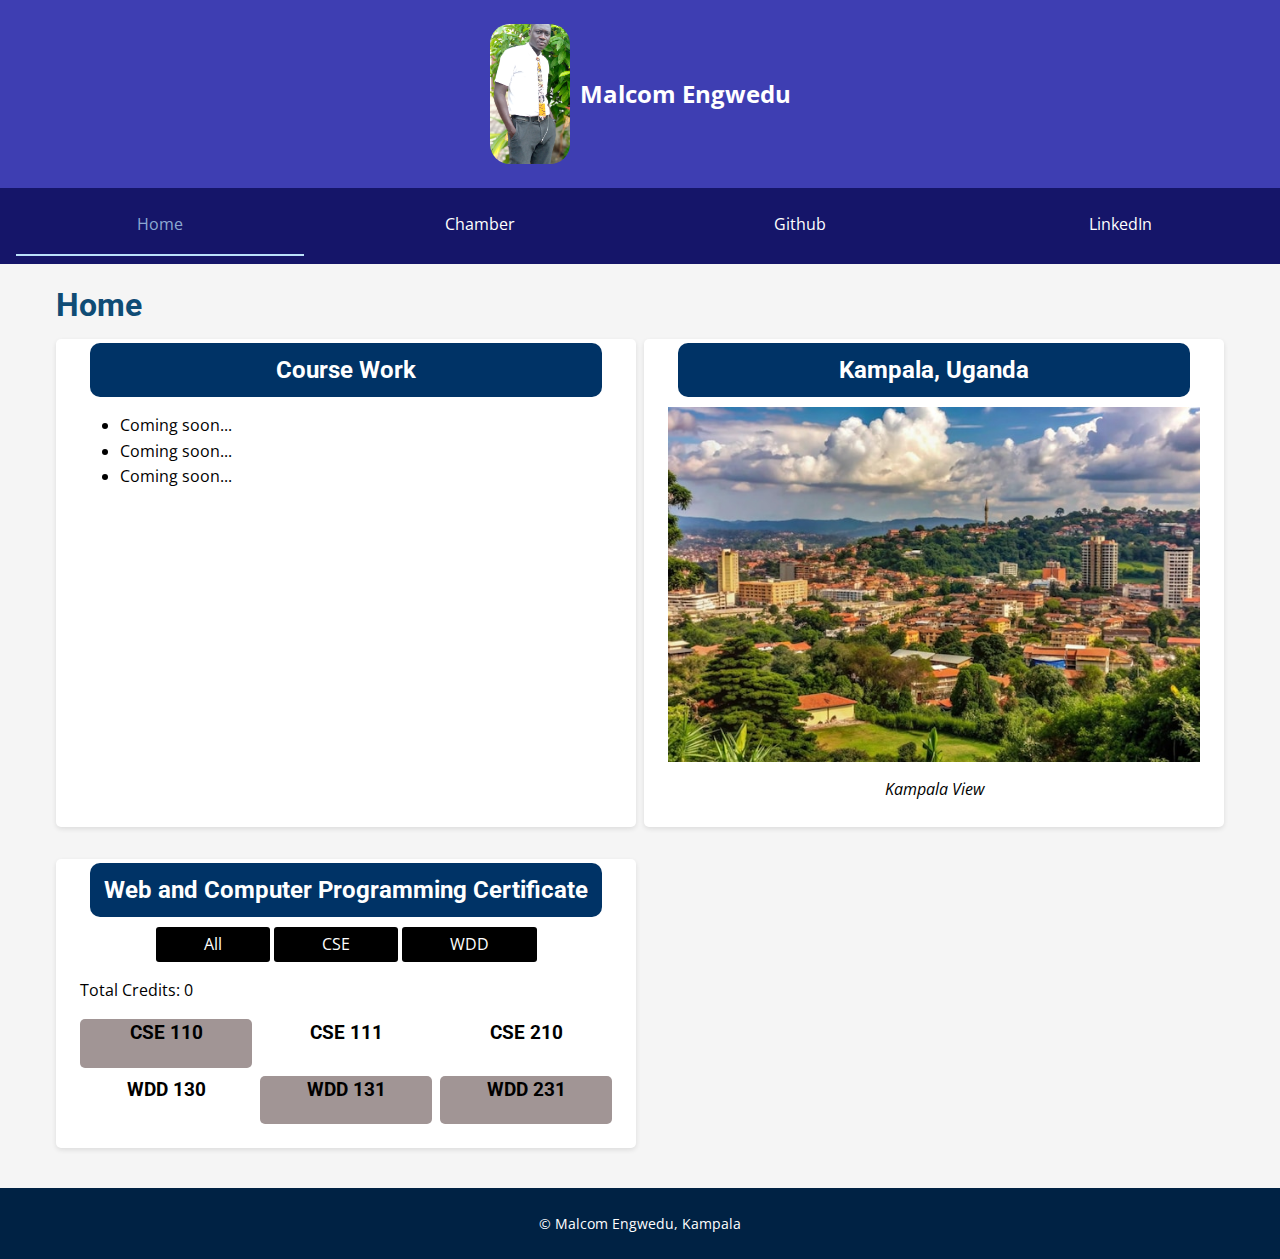
<file: index.html>
<!DOCTYPE html>
<html lang="en">
<head>
    <meta charset="UTF-8">
    <meta name="viewport" content="width=device-width, initial-scale=1.0">
    <meta name="author" content="Your Name">
    <title>WDD231 Homepage</title>

    <link rel="stylesheet" href="styles/normalize.css">
    <link rel="stylesheet" href="styles/small.css">
    <link rel="stylesheet" href="styles/larger.css">

    <link rel="preconnect" href="https://fonts.googleapis.com">
    <link rel="preconnect" href="https://fonts.gstatic.com" crossorigin="">
    <link href="https://fonts.googleapis.com/css2?family=Open+Sans:wght@400;700&family=Roboto:wght@400;700&display=swap" rel="stylesheet">
    
    <script src="scripts/navigation.js" defer></script>
    <script src="scripts/date.js" defer></script>
    <script src="scripts/course.js" defer></script>
</head>
<body>
    <header>
       <img src="images/IMG_20201130_165137_284.jpg" alt="profile picture">
       <span>Malcom Engwedu</span> 
       <button id="menu-button" aria-label="Navigation Menu">☰</button>
    </header>
    <nav>
        <ul id="primary-nav">
            <li><a href="index.html" class="active">Home</a></li>
            <li><a href="#">Chamber</a></li>
            <li><a href="https://github.com/Emalcom/wdd231.git">Github</a></li>
            <li><a href="https://www.linkedin.com/in/engwedu-malcom-a6221a212?utm_source=share&utm_campaign=share_via&utm_content=profile&utm_medium=android_app" target="_blank">LinkedIn</a></li>
        </ul>
    </nav>

    <main>
        <h1>Home</h1>

        <section class="coursework">
            <h2>Course Work</h2>
            <ul>
                <li>Coming soon...</li>
                <li>Coming soon...</li>
                <li>Coming soon...</li>
            </ul>
        </section>

        <section class="location">
            <h2>Kampala, Uganda</h2>
            <figure>
                <img src="images/landscape-view-kampala-uganda_1028938-232806.jpg" alt="view of Kampala">
                <figcaption>Kampala View</figcaption>
            </figure>
        </section>

        <section>
            <h2>Web and Computer Programming Certificate</h2>
            <div class="course-filter">
                <button id="all-courses" class="active">All</button>
                <button id="cse-courses">CSE</button>
                <button id="wdd-courses">WDD</button>
            </div>
            <div id="courses"></div>
            <p>Total Credits: <span id="total-Credits">0</span></p>
            <div id="courses-container">
            </div>
        
        </section>
    </main>

    <footer>
        <p>&copy; <span id="currentyear"></span> Malcom Engwedu, Kampala</p>
        <p id="lastModified"></p>
    </footer>
    
</body>
</html>
</file>
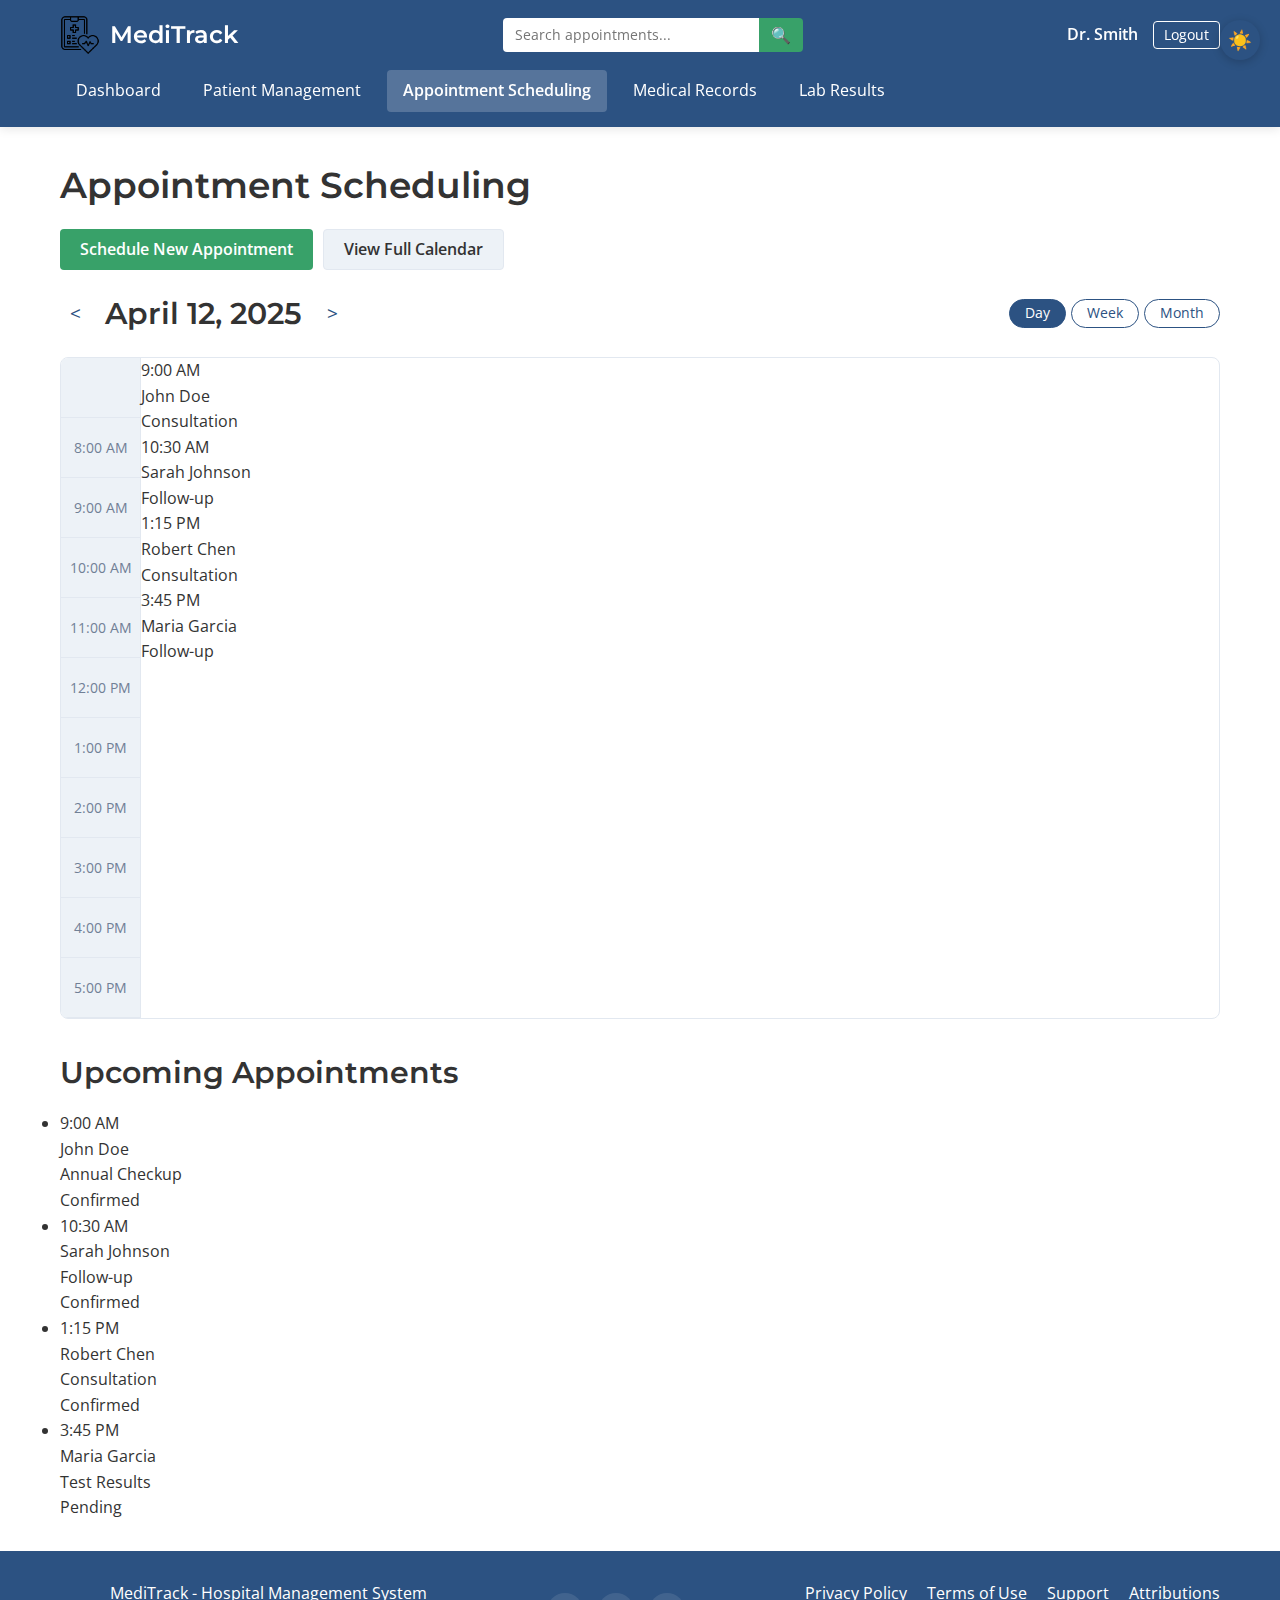
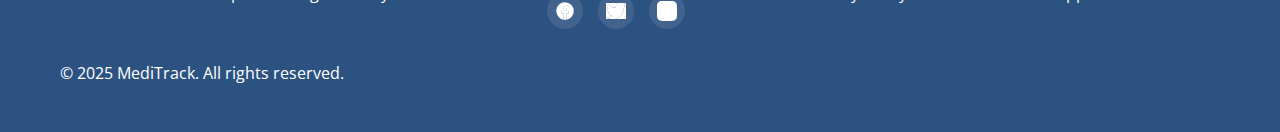
<file: project/appointments.html>
<!DOCTYPE html>
<html lang="en">
<head>
    <meta charset="UTF-8">
    <meta name="viewport" content="width=device-width, initial-scale=1.0">
    <meta name="description" content="MediTrack Appointment Scheduling - Book, manage and view medical appointments efficiently">
    <!-- Social media metadata -->
    <meta property="og:title" content="MediTrack - Appointment Scheduling">
    <meta property="og:description" content="Efficiently schedule and manage patient appointments">
    <meta property="og:image" content="images/meditrack-logo.png">
    <meta property="og:url" content="https://emalcom.github.io/wdd231/project/appointments.html">
    <meta name="twitter:card" content="summary_large_image">
    
    <title>Appointment Scheduling - MediTrack</title>
    <link rel="preconnect" href="https://fonts.googleapis.com">
    <link rel="preconnect" href="https://fonts.gstatic.com" crossorigin>
    <link href="https://fonts.googleapis.com/css2?family=Montserrat:wght@500;600;700&family=Open+Sans:wght@400;600&family=Roboto+Mono&display=swap" rel="stylesheet">
    <link rel="stylesheet" href="css/normalize.css">
    <link rel="stylesheet" href="css/styles.css">
    <link rel="icon" type="image/png" href="images/favicon.png">
</head>
<body>
    <div class="mode-toggle">
        <button id="mode-switch" aria-label="Toggle day/night mode">
            <span class="mode-icon">☀️</span>
        </button>
    </div>

    <header>
        <div class="header-container">
            <div class="logo">
                <img src="images/health-data.png" alt="MediTrack Logo" class="lazy-load">
                <h1>MediTrack</h1>
            </div>
            <div class="search-container">
                <input type="search" placeholder="Search appointments..." aria-label="Search appointments">
                <button type="submit" aria-label="Submit search">🔍</button>
            </div>
            <div class="user-controls">
                <span class="user-profile">Dr. Smith</span>
                <button class="logout-btn">Logout</button>
            </div>
            <button class="menu-toggle" id="menu-toggle" aria-label="Toggle navigation menu">
                <span class="hamburger"></span>
            </button>
        </div>
        <nav>
            <ul class="main-nav">
                <li><a href="index.html">Dashboard</a></li>
                <li><a href="patients.html">Patient Management</a></li>
                <li><a href="appointments.html" class="active">Appointment Scheduling</a></li>
                <li><a href="medical-records.html">Medical Records</a></li>
                <li><a href="lab-results.html">Lab Results</a></li>
            </ul>
        </nav>
    </header>

    <main>
        <section class="page-title">
            <div class="container">
                <h2>Appointment Scheduling</h2>
            </div>
        </section>

        <div class="container">
            <div class="action-buttons">
                <button class="primary-btn" id="schedule-appointment-btn">Schedule New Appointment</button>
                <button class="secondary-btn" id="view-calendar-btn">View Full Calendar</button>
            </div>

            <div class="appointments-view">
                <div class="view-controls">
                    <div class="date-navigation">
                        <button id="prev-date" class="date-nav-btn">&lt;</button>
                        <h3 id="current-view-date">April 12, 2025</h3>
                        <button id="next-date" class="date-nav-btn">&gt;</button>
                    </div>
                    <div class="view-options">
                        <button class="view-option-btn active" data-view="day">Day</button>
                        <button class="view-option-btn" data-view="week">Week</button>
                        <button class="view-option-btn" data-view="month">Month</button>
                    </div>
                </div>

                <div class="calendar-container">
                    <div class="time-column">
                        <div class="time-slot-header"></div>
                        <div class="time-slot">8:00 AM</div>
                        <div class="time-slot">9:00 AM</div>
                        <div class="time-slot">10:00 AM</div>
                        <div class="time-slot">11:00 AM</div>
                        <div class="time-slot">12:00 PM</div>
                        <div class="time-slot">1:00 PM</div>
                        <div class="time-slot">2:00 PM</div>
                        <div class="time-slot">3:00 PM</div>
                        <div class="time-slot">4:00 PM</div>
                        <div class="time-slot">5:00 PM</div>
                    </div>
                    <div class="appointment-grid" id="appointment-grid">
                        <!-- This will be populated by JavaScript -->
                        <div class="loading-overlay">
                            <p>Loading appointments...</p>
                        </div>
                    </div>
                </div>

                <div class="appointment-list-container">
                    <h3>Upcoming Appointments</h3>
                    <ul class="upcoming-appointments" id="upcoming-appointments">
                        <!-- This will be populated by JavaScript -->
                        <li class="appointment-loading">Loading upcoming appointments...</li>
                    </ul>
                </div>
            </div>
        </div>
    </main>

    <footer>
        <div class="container">
            <div class="footer-content">
                <div class="footer-logo">
                    <img src="images/health-data.png" alt="MediTrack Logo" class="lazy-load">
                    <p>MediTrack - Hospital Management System</p>
                </div>
                <div class="social-media">
                    <a href="#"><img src="images/facebook-svgrepo-com.svg" alt="Facebook"></a>
                    <a href="#"><img src="images/twitter-logo-svgrepo-com.svg" alt="Twitter"></a>
                    <a href="#"><img src="images/instagram-2-1-logo-svgrepo-com.svg" alt="Instagram"></a>
                </div>
                <div class="footer-links">
                    <ul>
                        <li><a href="#">Privacy Policy</a></li>
                        <li><a href="#">Terms of Use</a></li>
                        <li><a href="#">Support</a></li>
                        <li><a href="attributions.html">Attributions</a></li>
                    </ul>
                </div>
            </div> 
            <p>&copy; <span id="currentyear"></span> 2025 MediTrack. All rights reserved.</p>
            <p id="lastModified"></p>
        </div>
    </footer>

    <!-- Schedule Appointment Modal -->
    <div class="modal" id="schedule-appointment-modal">
        <div class="modal-content">
            <div class="modal-header">
                <h2>Schedule New Appointment</h2>
                <button class="close-modal">&times;</button>
            </div>
            <div class="modal-body">
                <form id="schedule-appointment-form">
                    <div class="form-row">
                        <div class="form-group">
                            <label for="appointment-patient">Patient:</label>
                            <select id="appointment-patient" name="patient" required>
                                <option value="">Select Patient</option>
                                <!-- This will be populated by JavaScript -->
                            </select>
                        </div>
                        <div class="form-group">
                            <label for="appointment-department">Department:</label>
                            <select id="appointment-department" name="department" required>
                                <option value="">Select Department</option>
                                <option value="cardiology">Cardiology</option>
                                <option value="neurology">Neurology</option>
                                <option value="pediatrics">Pediatrics</option>
                                <option value="orthopedics">Orthopedics</option>
                            </select>
                        </div>
                    </div>
                    
                    <div class="form-row">
                        <div class="form-group">
                            <label for="appointment-doctor">Doctor:</label>
                            <select id="appointment-doctor" name="doctor" required>
                                <option value="">Select Doctor</option>
                                <!-- This will be populated by JavaScript -->
                            </select>
                        </div>
                        <div class="form-group">
                            <label for="appointment-type">Appointment Type:</label>
                            <select id="appointment-type" name="type" required>
                                <option value="">Select Type</option>
                                <option value="consultation">Consultation</option>
                                <option value="follow-up">Follow-up</option>
                                <option value="procedure">Procedure</option>
                                <option value="emergency">Emergency</option>
                            </select>
                        </div>
                    </div>
                    
                    <div class="form-row">
                        <div class="form-group">
                            <label for="appointment-date">Date:</label>
                            <input type="date" id="appointment-date" name="date" required>
                        </div>
                        <div class="form-group">
                            <label for="appointment-time">Time:</label>
                            <input type="time" id="appointment-time" name="time" required>
                        </div>
                    </div>
                    
                    <div class="form-row">
                        <div class="form-group">
                            <label for="appointment-duration">Duration (minutes):</label>
                            <select id="appointment-duration" name="duration" required>
                                <option value="15">15</option>
                                <option value="30" selected>30</option>
                                <option value="45">45</option>
                                <option value="60">60</option>
                                <option value="90">90</option>
                                <option value="120">120</option>
                            </select>
                        </div>
                        <div class="form-group">
                            <label for="appointment-status">Status:</label>
                            <select id="appointment-status" name="status" required>
                                <option value="scheduled">Scheduled</option>
                                <option value="confirmed">Confirmed</option>
                                <option value="waitlist">Waitlist</option>
                            </select>
                        </div>
                    </div>
                    
                    <div class="form-group">
                        <label for="appointment-notes">Notes:</label>
                        <textarea id="appointment-notes" name="notes" rows="3"></textarea>
                    </div>
                    
                    <div class="form-actions">
                        <button type="button" class="secondary-btn cancel-btn">Cancel</button>
                        <button type="submit" class="primary-btn">Schedule Appointment</button>
                    </div>
                </form>
            </div>
        </div>
    </div>

    <!-- Appointment Details Modal -->
    <div class="modal" id="appointment-details-modal">
        <div class="modal-content">
            <div class="modal-header">
                <h2>Appointment Details</h2>
                <button class="close-modal">&times;</button>
            </div>
            <div class="modal-body" id="appointment-details-container">
                <!-- This will be populated by JavaScript -->
            </div>
            <div class="modal-footer">
                <button class="secondary-btn" id="edit-appointment-btn">Edit</button>
                <button class="alert-btn" id="cancel-appointment-btn">Cancel Appointment</button>
            </div>
        </div>
    </div>

    <!-- Scripts -->
    
    <script src="js/lazyload.js" defer></script>
    <script type="module" src="js/appointments.js"></script>
</body>
</html>
</file>
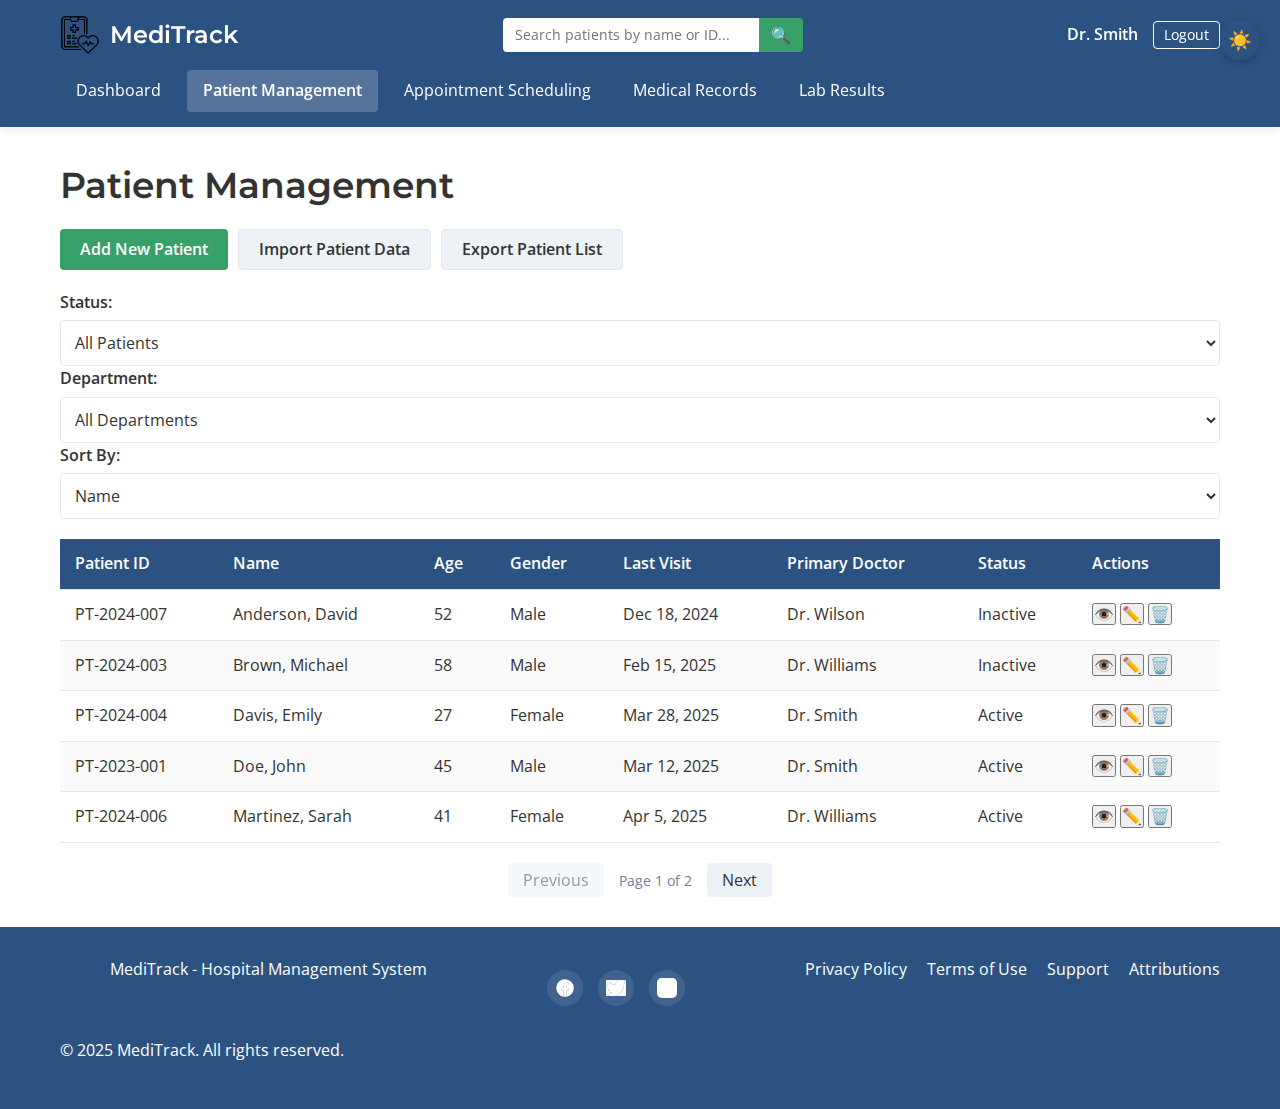
<file: project/patients.html>
<!DOCTYPE html>
<html lang="en">
<head>
    <meta charset="UTF-8">
    <meta name="viewport" content="width=device-width, initial-scale=1.0">
    <meta name="description" content="MediTrack Patient Management - Register, search and manage patient information efficiently">
    <!-- Social media metadata -->
    <meta property="og:title" content="MediTrack - Patient Management">
    <meta property="og:description" content="Efficiently manage patient records and information">
    <meta property="og:image" content="images/meditrack-logo.png">
    <meta property="og:url" content="https://emalcom.github.io/wdd231/project/patients.html">
    <meta name="twitter:card" content="summary_large_image">
    
    <title>Patient Management - MediTrack</title>
    <link rel="preconnect" href="https://fonts.googleapis.com">
    <link rel="preconnect" href="https://fonts.gstatic.com" crossorigin>
    <link href="https://fonts.googleapis.com/css2?family=Montserrat:wght@500;600;700&family=Open+Sans:wght@400;600&family=Roboto+Mono&display=swap" rel="stylesheet">
    <link rel="stylesheet" href="css/normalize.css">
    <link rel="stylesheet" href="css/styles.css">
    <link rel="icon" type="image/png" href="images/favicon.png">
</head>
<body>
    <div class="mode-toggle">
        <button id="mode-switch" aria-label="Toggle day/night mode">
            <span class="mode-icon">☀️</span>
        </button>
    </div>

    <header>
        <div class="header-container">
            <div class="logo">
                <img src="images/health-data.png" alt="MediTrack Logo" class="lazy-load">
                <h1>MediTrack</h1>
            </div>
            <div class="search-container">
                <input type="search" placeholder="Search patients by name or ID..." aria-label="Search patients">
                <button type="submit" aria-label="Submit search">🔍</button>
            </div>
            <div class="user-controls">
                <span class="user-profile">Dr. Smith</span>
                <button class="logout-btn">Logout</button>
            </div>
            <button class="menu-toggle" id="menu-toggle" aria-label="Toggle navigation menu">
                <span class="hamburger"></span>
            </button>
        </div>
        <nav>
            <ul class="main-nav">
                <li><a href="index.html">Dashboard</a></li>
                <li><a href="patients.html" class="active">Patient Management</a></li>
                <li><a href="appointments.html">Appointment Scheduling</a></li>
                <li><a href="medical-records.html">Medical Records</a></li>
                <li><a href="lab-results.html">Lab Results</a></li>
            </ul>
        </nav>
    </header>

    <main>
        <section class="page-title">
            <div class="container">
                <h2>Patient Management</h2>
            </div>
        </section>

        <div class="container">
            <div class="action-buttons">
                <button class="primary-btn" id="add-patient-btn">Add New Patient</button>
                <button class="secondary-btn" id="import-btn">Import Patient Data</button>
                <button class="secondary-btn" id="export-btn">Export Patient List</button>
            </div>

            <section class="patient-management">
                <div class="filter-options">
                    <div class="filter-group">
                        <label for="status-filter">Status:</label>
                        <select id="status-filter">
                            <option value="all">All Patients</option>
                            <option value="active">Active</option>
                            <option value="inactive">Inactive</option>
                        </select>
                    </div>
                    <div class="filter-group">
                        <label for="department-filter">Department:</label>
                        <select id="department-filter">
                            <option value="all">All Departments</option>
                            <option value="cardiology">Cardiology</option>
                            <option value="neurology">Neurology</option>
                            <option value="pediatrics">Pediatrics</option>
                            <option value="orthopedics">Orthopedics</option>
                        </select>
                    </div>
                    <div class="filter-group">
                        <label for="sort-by">Sort By:</label>
                        <select id="sort-by">
                            <option value="name">Name</option>
                            <option value="id">Patient ID</option>
                            <option value="date">Last Visit</option>
                        </select>
                    </div>
                </div>

                <div class="patients-table-container">
                    <table class="patients-table">
                        <thead>
                            <tr>
                                <th>Patient ID</th>
                                <th>Name</th>
                                <th>Age</th>
                                <th>Gender</th>
                                <th>Last Visit</th>
                                <th>Primary Doctor</th>
                                <th>Status</th>
                                <th>Actions</th>
                            </tr>
                        </thead>
                        <tbody id="patients-table-body">
                            <!-- This will be populated by JavaScript -->
                            <tr>
                                <td colspan="8" class="loading-message">Loading patient data...</td>
                            </tr>
                        </tbody>
                    </table>
                </div>

                <div class="pagination">
                    <button class="pagination-btn" id="prev-page" disabled>Previous</button>
                    <span class="page-indicator">Page <span id="current-page">1</span> of <span id="total-pages">1</span></span>
                    <button class="pagination-btn" id="next-page">Next</button>
                </div>
            </section>
        </div>
    </main>

    <footer>
        <div class="container">
            <div class="footer-content">
                <div class="footer-logo">
                    <img src="images/health-data.png" alt="MediTrack Logo" class="lazy-load">
                    <p>MediTrack - Hospital Management System</p>
                </div>
                <div class="social-media">
                    <a href="#"><img src="images/facebook-svgrepo-com.svg" alt="Facebook"></a>
                    <a href="#"><img src="images/twitter-logo-svgrepo-com.svg" alt="Twitter"></a>
                    <a href="#"><img src="images/instagram-2-1-logo-svgrepo-com.svg" alt="Instagram"></a>
                </div>
                <div class="footer-links">
                    <ul>
                        <li><a href="#">Privacy Policy</a></li>
                        <li><a href="#">Terms of Use</a></li>
                        <li><a href="#">Support</a></li>
                        <li><a href="attributions.html">Attributions</a></li>
                    </ul>
                </div>
            </div> 
            <p>&copy; <span id="currentyear"></span> 2025 MediTrack. All rights reserved.</p>
            <p id="lastModified"></p>
        </div>
    </footer>

    <!-- Add Patient Modal -->
    <div class="modal" id="add-patient-modal">
        <div class="modal-content">
            <div class="modal-header">
                <h2>Add New Patient</h2>
                <button class="close-modal">&times;</button>
            </div>
            <div class="modal-body">
                <form id="add-patient-form">
                    <div class="form-row">
                        <div class="form-group">
                            <label for="patient-first-name">First Name:</label>
                            <input type="text" id="patient-first-name" name="firstName" required>
                        </div>
                        <div class="form-group">
                            <label for="patient-last-name">Last Name:</label>
                            <input type="text" id="patient-last-name" name="lastName" required>
                        </div>
                    </div>
                    
                    <div class="form-row">
                        <div class="form-group">
                            <label for="patient-dob">Date of Birth:</label>
                            <input type="date" id="patient-dob" name="dob" required>
                        </div>
                        <div class="form-group">
                            <label for="patient-gender">Gender:</label>
                            <select id="patient-gender" name="gender" required>
                                <option value="">Select Gender</option>
                                <option value="male">Male</option>
                                <option value="female">Female</option>
                                <option value="other">Other</option>
                            </select>
                        </div>
                    </div>
                    
                    <div class="form-row">
                        <div class="form-group">
                            <label for="patient-phone">Phone Number:</label>
                            <input type="tel" id="patient-phone" name="phone" required>
                        </div>
                        <div class="form-group">
                            <label for="patient-email">Email:</label>
                            <input type="email" id="patient-email" name="email">
                        </div>
                    </div>
                    
                    <div class="form-group">
                        <label for="patient-address">Address:</label>
                        <textarea id="patient-address" name="address" rows="3" required></textarea>
                    </div>
                    
                    <div class="form-row">
                        <div class="form-group">
                            <label for="patient-department">Department:</label>
                            <select id="patient-department" name="department" required>
                                <option value="">Select Department</option>
                                <option value="cardiology">Cardiology</option>
                                <option value="neurology">Neurology</option>
                                <option value="pediatrics">Pediatrics</option>
                                <option value="orthopedics">Orthopedics</option>
                            </select>
                        </div>
                        <div class="form-group">
                            <label for="patient-doctor">Assigned Doctor:</label>
                            <select id="patient-doctor" name="doctor" required>
                                <option value="">Select Doctor</option>
                                <!-- This will be populated by JavaScript -->
                            </select>
                        </div>
                    </div>
                    
                    <div class="form-group">
                        <label for="patient-notes">Medical Notes:</label>
                        <textarea id="patient-notes" name="notes" rows="4"></textarea>
                    </div>
                    
                    <div class="form-actions">
                        <button type="button" class="secondary-btn cancel-btn">Cancel</button>
                        <button type="submit" class="primary-btn">Add Patient</button>
                    </div>
                </form>
            </div>
        </div>
    </div>

    <!-- Scripts -->
    <script src="js/lazyload.js" defer></script>
    <script type="module" src="js/patients.js"></script>
</body>
</html>
</file>
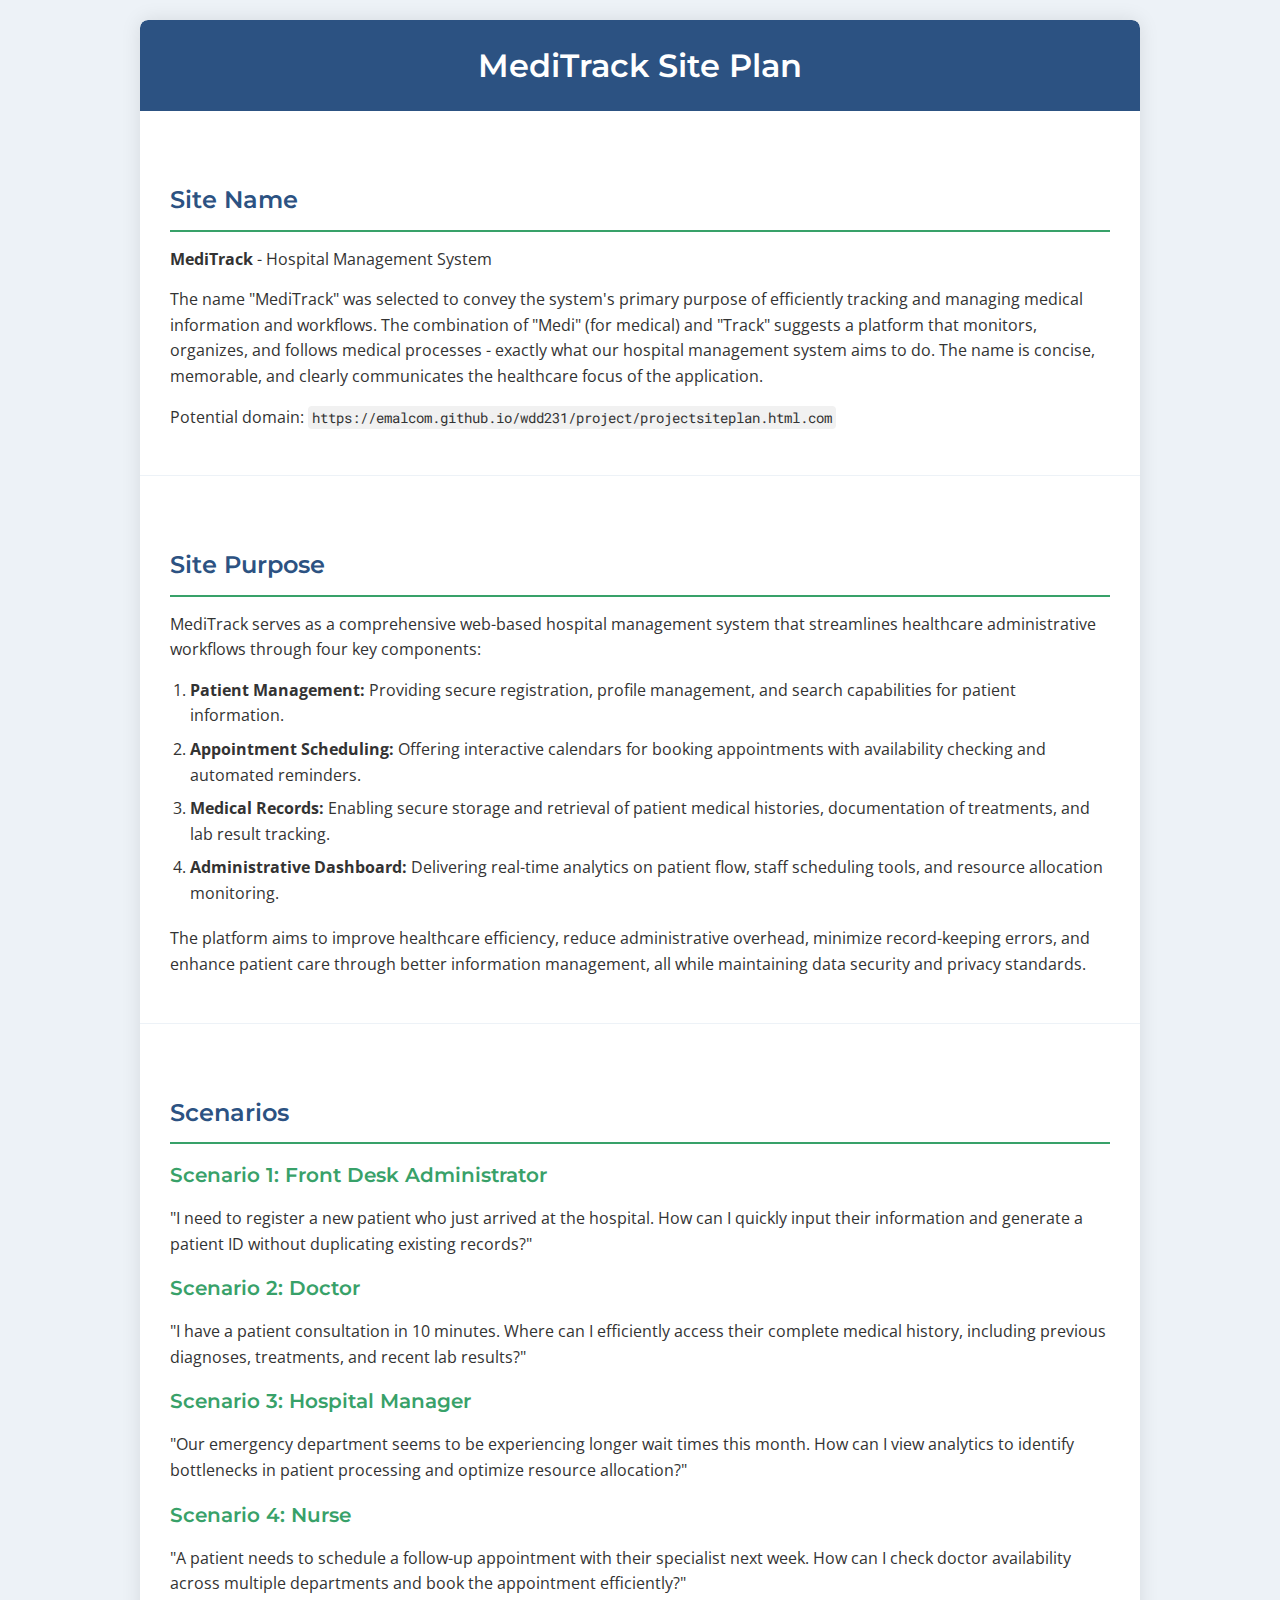
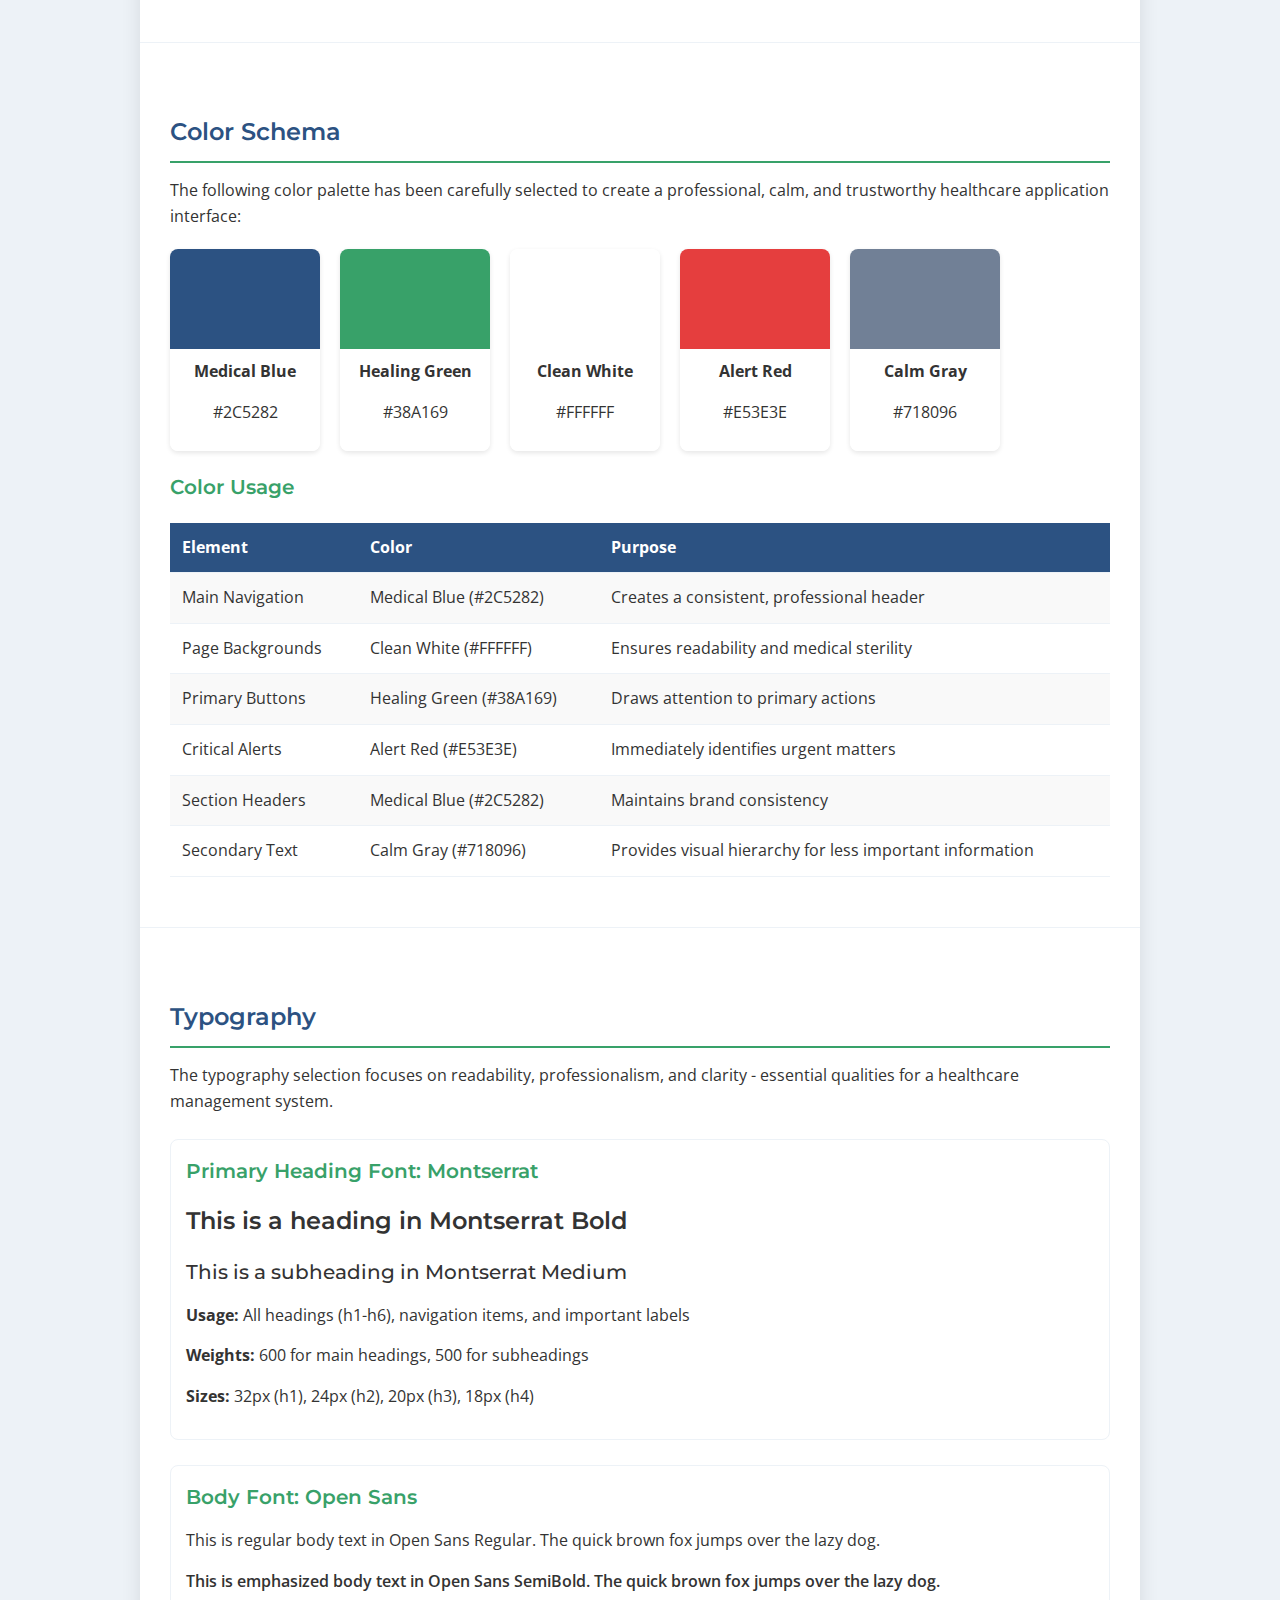
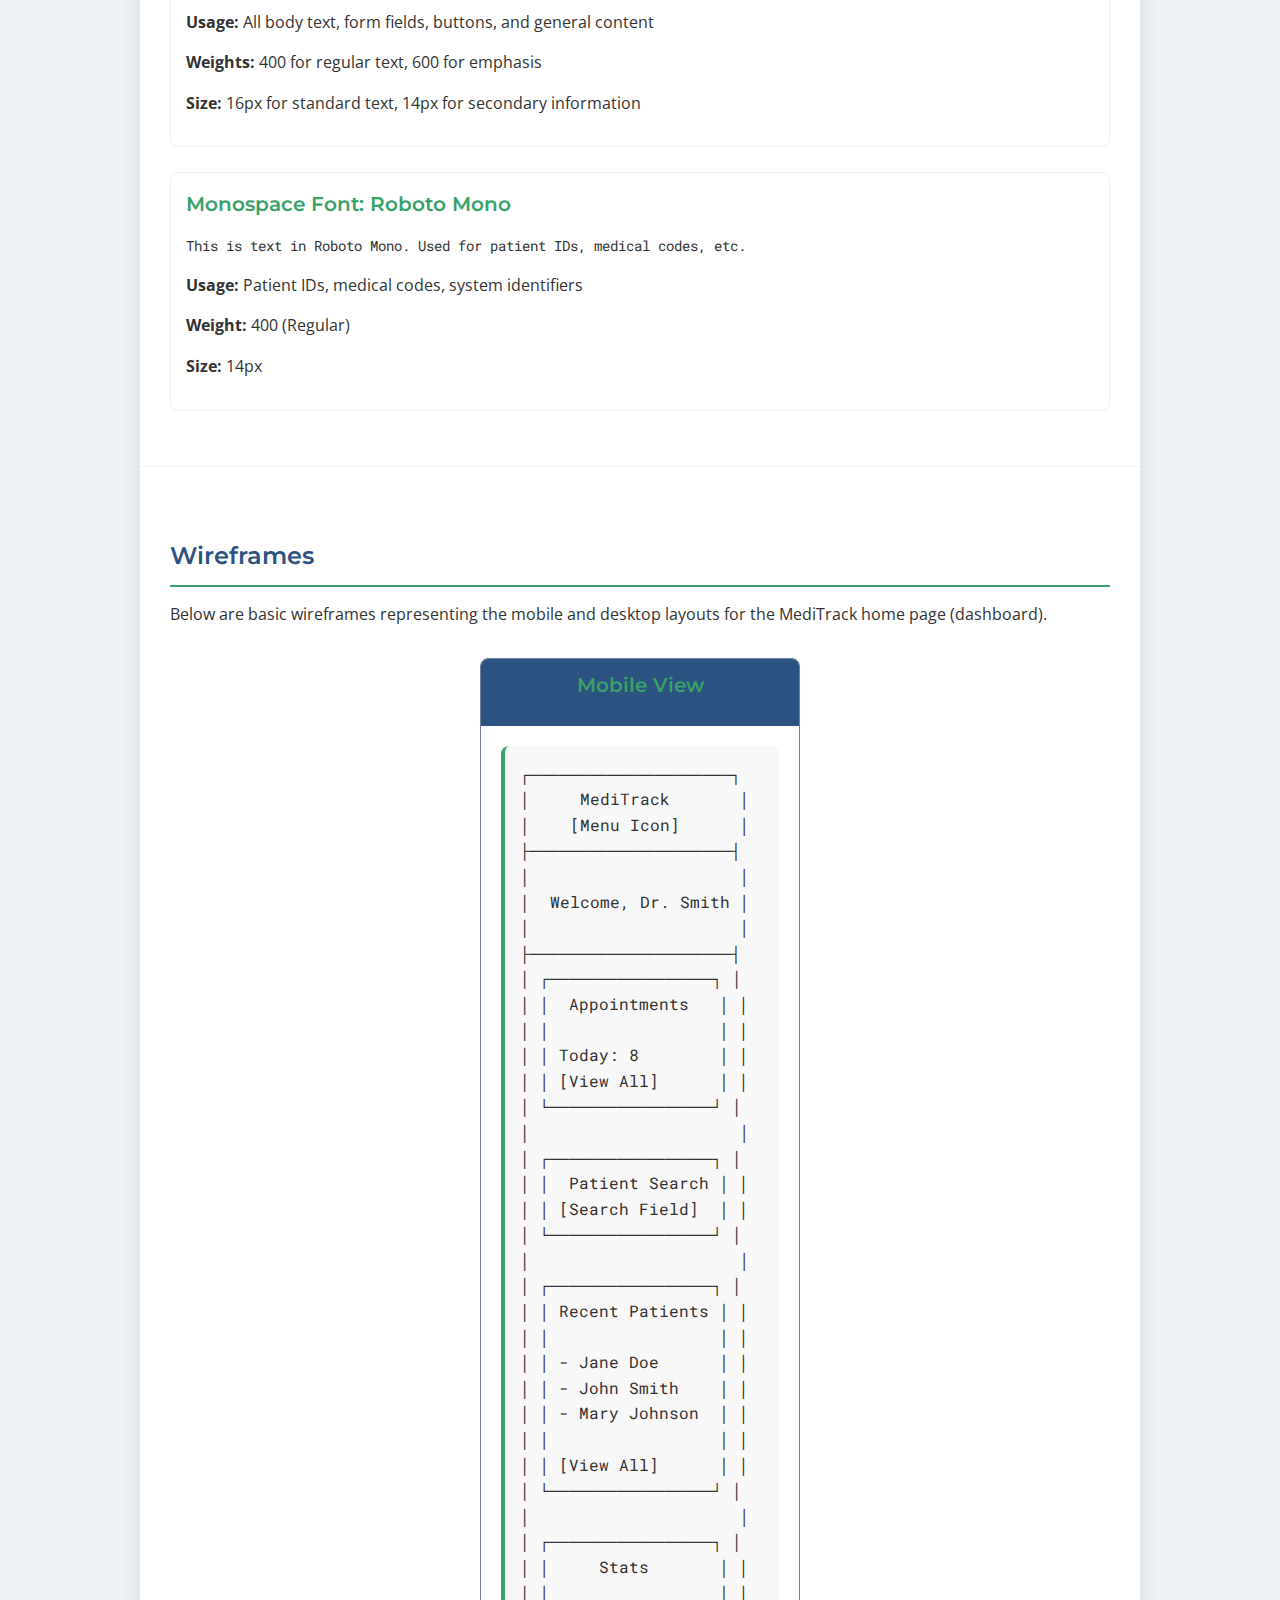
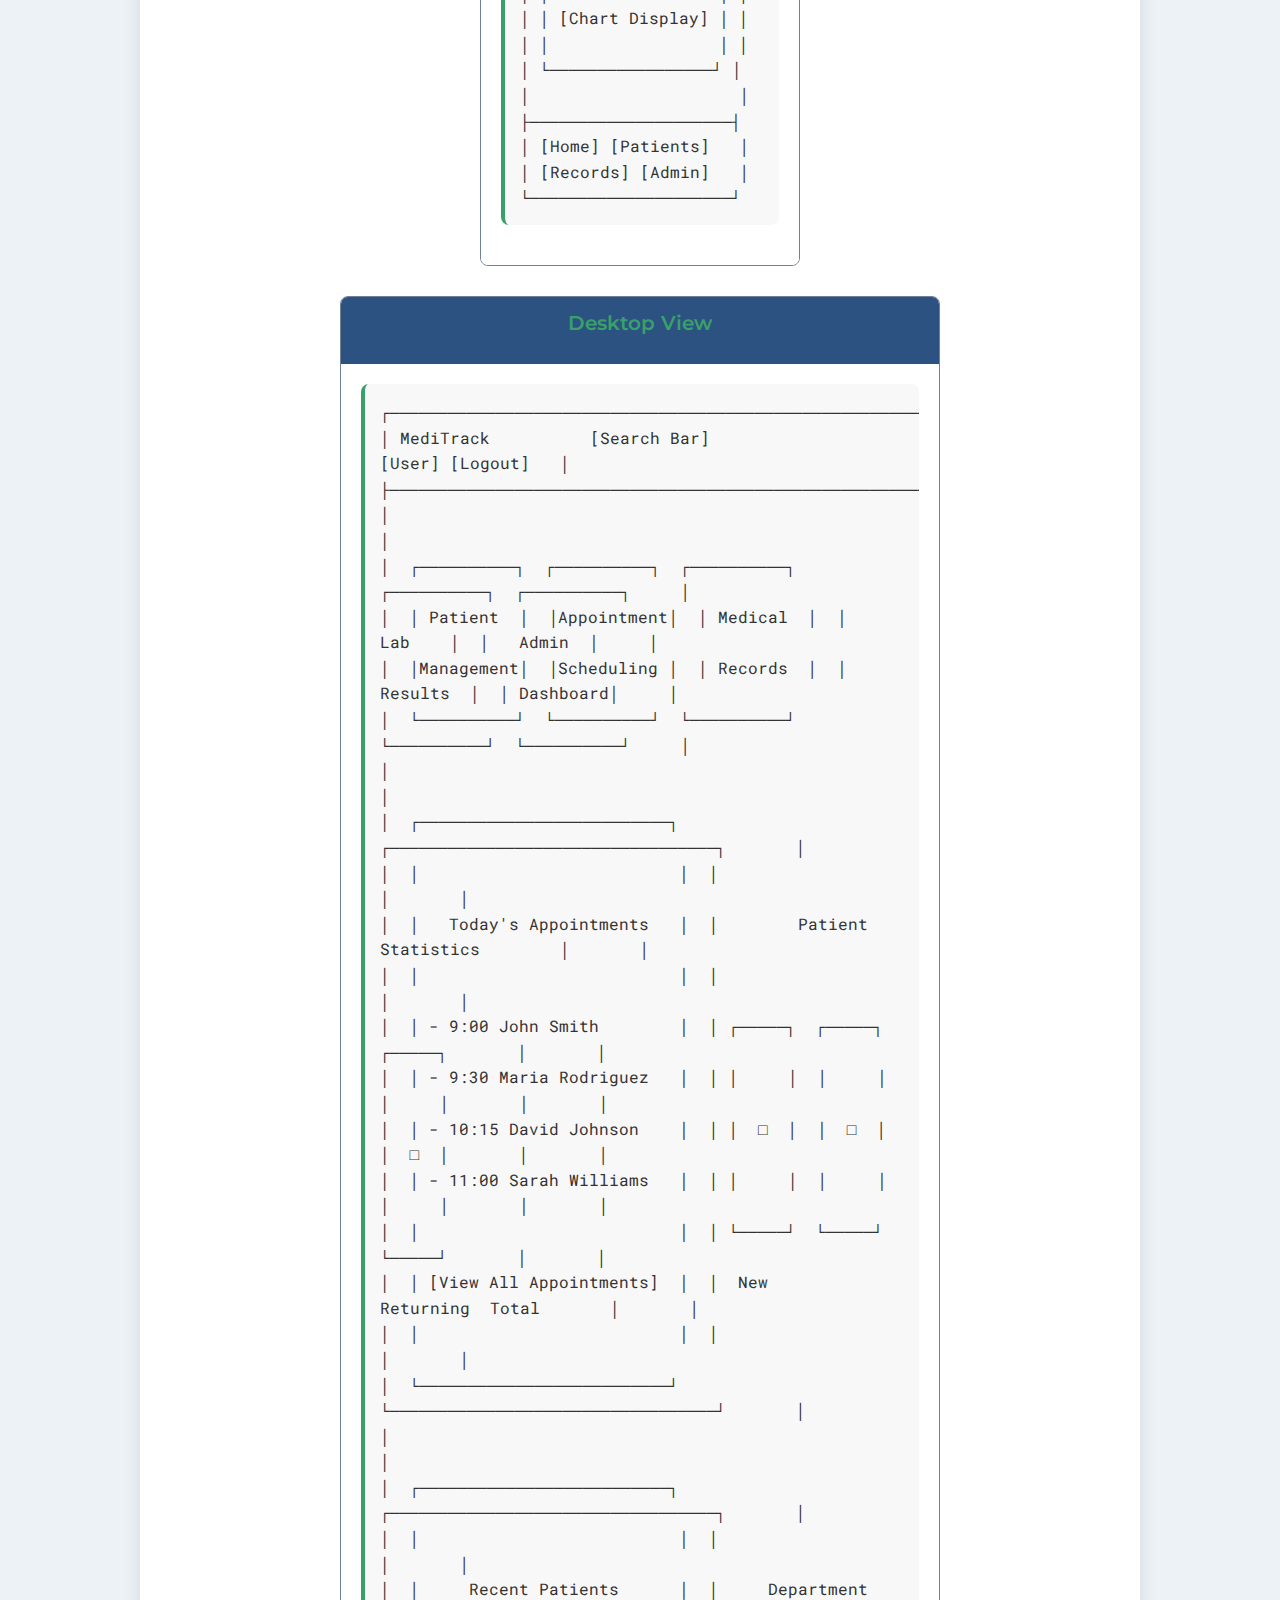
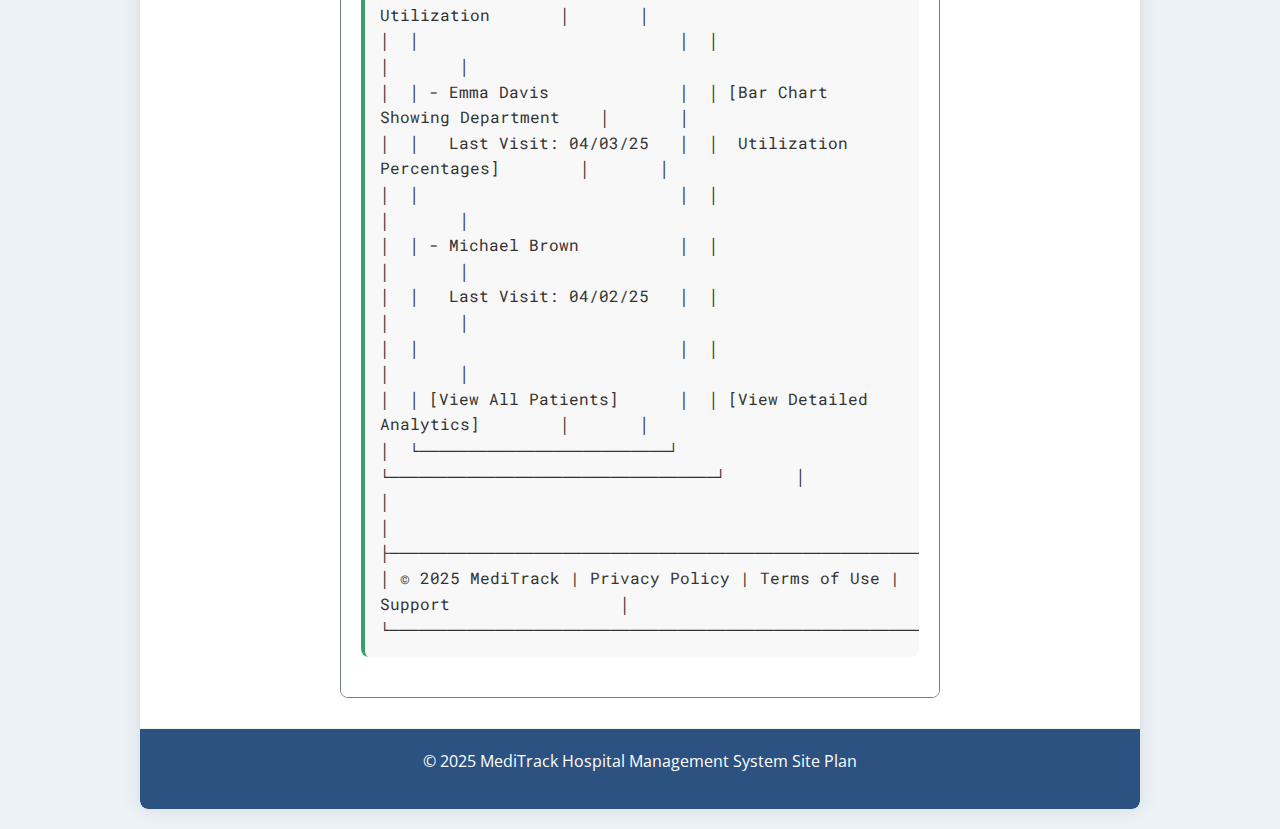
<file: project/projectsiteplan.html>
<!DOCTYPE html>
<html lang="en">
<head>
    <meta charset="UTF-8">
    <meta name="viewport" content="width=device-width, initial-scale=1.0">
    <title>MediTrack Site Plan</title>
    <link rel="preconnect" href="https://fonts.googleapis.com">
    <link rel="preconnect" href="https://fonts.gstatic.com" crossorigin>
    <link href="https://fonts.googleapis.com/css2?family=Montserrat:wght@500;600;700&family=Open+Sans:wght@400;600&family=Roboto+Mono&display=swap" rel="stylesheet">
    <style>
        /* CSS Reset */
        * {
            margin: 0;
            padding: 0;
            box-sizing: border-box;
        }

        /* Color Schema Implementation */
        :root {
            --medical-blue: #2C5282;
            --healing-green: #38A169;
            --clean-white: #FFFFFF;
            --alert-red: #E53E3E;
            --calm-gray: #718096;
            --light-gray: #EDF2F7;
        }

        /* Typography Implementation */
        body {
            font-family: 'Open Sans', sans-serif;
            font-size: 16px;
            line-height: 1.6;
            color: #333;
            background-color: var(--light-gray);
            padding: 20px;
        }

        h1, h2, h3, h4, h5, h6 {
            font-family: 'Montserrat', sans-serif;
            font-weight: 600;
            color: var(--medical-blue);
            margin-bottom: 15px;
        }

        h1 {
            font-size: 32px;
            text-align: center;
            color: var(--clean-white);
            background-color: var(--medical-blue);
            padding: 20px;
            border-radius: 8px 8px 0 0;
            margin-bottom: 0;
        }

        h2 {
            font-size: 24px;
            border-bottom: 2px solid var(--healing-green);
            padding-bottom: 10px;
            margin-top: 40px;
        }

        h3 {
            font-size: 20px;
            color: var(--healing-green);
        }

        code, .monospace {
            font-family: 'Roboto Mono', monospace;
            background-color: #f1f1f1;
            padding: 2px 4px;
            border-radius: 4px;
            font-size: 14px;
        }

        /* Layout */
        .container {
            max-width: 1000px;
            margin: 0 auto;
            background-color: var(--clean-white);
            box-shadow: 0 0 20px rgba(0, 0, 0, 0.1);
            border-radius: 8px;
            overflow: hidden;
        }

        section {
            padding: 30px;
            border-bottom: 1px solid var(--light-gray);
        }

        p {
            margin-bottom: 15px;
        }

        ul, ol {
            margin-left: 20px;
            margin-bottom: 20px;
        }

        li {
            margin-bottom: 8px;
        }

        /* Color Schema Display */
        .color-palette {
            display: flex;
            flex-wrap: wrap;
            gap: 20px;
            margin: 20px 0;
        }

        .color-swatch {
            width: 150px;
            border-radius: 8px;
            overflow: hidden;
            box-shadow: 0 2px 5px rgba(0,0,0,0.1);
        }

        .color-display {
            height: 100px;
        }

        .color-info {
            padding: 10px;
            background-color: white;
            text-align: center;
        }

        /* Typography Display */
        .font-sample {
            margin: 25px 0;
            padding: 15px;
            border: 1px solid var(--light-gray);
            border-radius: 8px;
        }

        /* Wireframes */
        .wireframes {
            display: flex;
            flex-wrap: wrap;
            gap: 30px;
            justify-content: center;
            margin-top: 30px;
        }

        .wireframe {
            border: 1px solid var(--calm-gray);
            border-radius: 8px;
            overflow: hidden;
            max-width: 100%;
        }

        .wireframe-header {
            background-color: var(--medical-blue);
            color: white;
            padding: 10px;
            text-align: center;
        }

        .wireframe-content {
            padding: 20px;
            background-color: white;
        }

        .wireframe-mobile {
            width: 320px;
        }

        .wireframe-desktop {
            width: 600px;
        }

        pre {
            font-family: 'Roboto Mono', monospace;
            background-color: #f8f8f8;
            padding: 15px;
            border-radius: 8px;
            overflow-x: auto;
            white-space: pre-wrap;
            margin-bottom: 20px;
            border-left: 4px solid var(--healing-green);
        }

        /* Table Styling */
        table {
            width: 100%;
            border-collapse: collapse;
            margin: 20px 0;
        }

        th, td {
            padding: 12px;
            text-align: left;
            border-bottom: 1px solid var(--light-gray);
        }

        th {
            background-color: var(--medical-blue);
            color: white;
        }

        tr:nth-child(even) {
            background-color: #f9f9f9;
        }

        /* Footer */
        footer {
            text-align: center;
            padding: 20px;
            background-color: var(--medical-blue);
            color: white;
            border-radius: 0 0 8px 8px;
        }
    </style>
</head>
<body>
    <div class="container">
        <h1>MediTrack Site Plan</h1>
        
        <section id="site-name">
            <h2>Site Name</h2>
            <p><strong>MediTrack</strong> - Hospital Management System</p>
            <p>The name "MediTrack" was selected to convey the system's primary purpose of efficiently tracking and managing medical information and workflows. The combination of "Medi" (for medical) and "Track" suggests a platform that monitors, organizes, and follows medical processes - exactly what our hospital management system aims to do. The name is concise, memorable, and clearly communicates the healthcare focus of the application.</p>
            <p>Potential domain: <code>https://emalcom.github.io/wdd231/project/projectsiteplan.html.com</code></p>
        </section>
        
        <section id="site-purpose">
            <h2>Site Purpose</h2>
            <p>MediTrack serves as a comprehensive web-based hospital management system that streamlines healthcare administrative workflows through four key components:</p>
            <ol>
                <li><strong>Patient Management:</strong> Providing secure registration, profile management, and search capabilities for patient information.</li>
                <li><strong>Appointment Scheduling:</strong> Offering interactive calendars for booking appointments with availability checking and automated reminders.</li>
                <li><strong>Medical Records:</strong> Enabling secure storage and retrieval of patient medical histories, documentation of treatments, and lab result tracking.</li>
                <li><strong>Administrative Dashboard:</strong> Delivering real-time analytics on patient flow, staff scheduling tools, and resource allocation monitoring.</li>
            </ol>
            <p>The platform aims to improve healthcare efficiency, reduce administrative overhead, minimize record-keeping errors, and enhance patient care through better information management, all while maintaining data security and privacy standards.</p>
        </section>
        
        <section id="scenarios">
            <h2>Scenarios</h2>
            <h3>Scenario 1: Front Desk Administrator</h3>
            <p>"I need to register a new patient who just arrived at the hospital. How can I quickly input their information and generate a patient ID without duplicating existing records?"</p>
            
            <h3>Scenario 2: Doctor</h3>
            <p>"I have a patient consultation in 10 minutes. Where can I efficiently access their complete medical history, including previous diagnoses, treatments, and recent lab results?"</p>
            
            <h3>Scenario 3: Hospital Manager</h3>
            <p>"Our emergency department seems to be experiencing longer wait times this month. How can I view analytics to identify bottlenecks in patient processing and optimize resource allocation?"</p>
            
            <h3>Scenario 4: Nurse</h3>
            <p>"A patient needs to schedule a follow-up appointment with their specialist next week. How can I check doctor availability across multiple departments and book the appointment efficiently?"</p>
        </section>
        
        <section id="color-schema">
            <h2>Color Schema</h2>
            <p>The following color palette has been carefully selected to create a professional, calm, and trustworthy healthcare application interface:</p>
            
            <div class="color-palette">
                <div class="color-swatch">
                    <div class="color-display" style="background-color: #2C5282;"></div>
                    <div class="color-info">
                        <p><strong>Medical Blue</strong></p>
                        <p>#2C5282</p>
                    </div>
                </div>
                
                <div class="color-swatch">
                    <div class="color-display" style="background-color: #38A169;"></div>
                    <div class="color-info">
                        <p><strong>Healing Green</strong></p>
                        <p>#38A169</p>
                    </div>
                </div>
                
                <div class="color-swatch">
                    <div class="color-display" style="background-color: #FFFFFF;"></div>
                    <div class="color-info">
                        <p><strong>Clean White</strong></p>
                        <p>#FFFFFF</p>
                    </div>
                </div>
                
                <div class="color-swatch">
                    <div class="color-display" style="background-color: #E53E3E;"></div>
                    <div class="color-info">
                        <p><strong>Alert Red</strong></p>
                        <p>#E53E3E</p>
                    </div>
                </div>
                
                <div class="color-swatch">
                    <div class="color-display" style="background-color: #718096;"></div>
                    <div class="color-info">
                        <p><strong>Calm Gray</strong></p>
                        <p>#718096</p>
                    </div>
                </div>
            </div>
            
            <h3>Color Usage</h3>
            <table>
                <tr>
                    <th>Element</th>
                    <th>Color</th>
                    <th>Purpose</th>
                </tr>
                <tr>
                    <td>Main Navigation</td>
                    <td>Medical Blue (#2C5282)</td>
                    <td>Creates a consistent, professional header</td>
                </tr>
                <tr>
                    <td>Page Backgrounds</td>
                    <td>Clean White (#FFFFFF)</td>
                    <td>Ensures readability and medical sterility</td>
                </tr>
                <tr>
                    <td>Primary Buttons</td>
                    <td>Healing Green (#38A169)</td>
                    <td>Draws attention to primary actions</td>
                </tr>
                <tr>
                    <td>Critical Alerts</td>
                    <td>Alert Red (#E53E3E)</td>
                    <td>Immediately identifies urgent matters</td>
                </tr>
                <tr>
                    <td>Section Headers</td>
                    <td>Medical Blue (#2C5282)</td>
                    <td>Maintains brand consistency</td>
                </tr>
                <tr>
                    <td>Secondary Text</td>
                    <td>Calm Gray (#718096)</td>
                    <td>Provides visual hierarchy for less important information</td>
                </tr>
            </table>
        </section>
        
        <section id="typography">
            <h2>Typography</h2>
            <p>The typography selection focuses on readability, professionalism, and clarity - essential qualities for a healthcare management system.</p>
            
            <div class="font-sample">
                <h3>Primary Heading Font: Montserrat</h3>
                <p style="font-family: 'Montserrat', sans-serif; font-weight: 600; font-size: 24px;">This is a heading in Montserrat Bold</p>
                <p style="font-family: 'Montserrat', sans-serif; font-weight: 500; font-size: 20px;">This is a subheading in Montserrat Medium</p>
                <p><strong>Usage:</strong> All headings (h1-h6), navigation items, and important labels</p>
                <p><strong>Weights:</strong> 600 for main headings, 500 for subheadings</p>
                <p><strong>Sizes:</strong> 32px (h1), 24px (h2), 20px (h3), 18px (h4)</p>
            </div>
            
            <div class="font-sample">
                <h3>Body Font: Open Sans</h3>
                <p style="font-family: 'Open Sans', sans-serif; font-weight: 400; font-size: 16px;">This is regular body text in Open Sans Regular. The quick brown fox jumps over the lazy dog.</p>
                <p style="font-family: 'Open Sans', sans-serif; font-weight: 600; font-size: 16px;">This is emphasized body text in Open Sans SemiBold. The quick brown fox jumps over the lazy dog.</p>
                <p><strong>Usage:</strong> All body text, form fields, buttons, and general content</p>
                <p><strong>Weights:</strong> 400 for regular text, 600 for emphasis</p>
                <p><strong>Size:</strong> 16px for standard text, 14px for secondary information</p>
            </div>
            
            <div class="font-sample">
                <h3>Monospace Font: Roboto Mono</h3>
                <p style="font-family: 'Roboto Mono', monospace; font-size: 14px;">This is text in Roboto Mono. Used for patient IDs, medical codes, etc.</p>
                <p><strong>Usage:</strong> Patient IDs, medical codes, system identifiers</p>
                <p><strong>Weight:</strong> 400 (Regular)</p>
                <p><strong>Size:</strong> 14px</p>
            </div>
        </section>
        
        <section id="wireframe">
            <h2>Wireframes</h2>
            <p>Below are basic wireframes representing the mobile and desktop layouts for the MediTrack home page (dashboard).</p>
            
            <div class="wireframes">
                <div class="wireframe wireframe-mobile">
                    <div class="wireframe-header">
                        <h3>Mobile View</h3>
                    </div>
                    <div class="wireframe-content">
<pre>
┌─────────────────────┐
│     MediTrack       │
│    [Menu Icon]      │
├─────────────────────┤
│                     │
│  Welcome, Dr. Smith │
│                     │
├─────────────────────┤
│ ┌─────────────────┐ │
│ │  Appointments   │ │
│ │                 │ │
│ │ Today: 8        │ │
│ │ [View All]      │ │
│ └─────────────────┘ │
│                     │
│ ┌─────────────────┐ │
│ │  Patient Search │ │
│ │ [Search Field]  │ │
│ └─────────────────┘ │
│                     │
│ ┌─────────────────┐ │
│ │ Recent Patients │ │
│ │                 │ │
│ │ - Jane Doe      │ │
│ │ - John Smith    │ │
│ │ - Mary Johnson  │ │
│ │                 │ │
│ │ [View All]      │ │
│ └─────────────────┘ │
│                     │
│ ┌─────────────────┐ │
│ │     Stats       │ │
│ │                 │ │
│ │ [Chart Display] │ │
│ │                 │ │
│ └─────────────────┘ │
│                     │
├─────────────────────┤
│ [Home] [Patients]   │
│ [Records] [Admin]   │
└─────────────────────┘
</pre>
                    </div>
                </div>
                
                <div class="wireframe wireframe-desktop">
                    <div class="wireframe-header">
                        <h3>Desktop View</h3>
                    </div>
                    <div class="wireframe-content">
<pre>
┌────────────────────────────────────────────────────────────────────────────┐
│ MediTrack          [Search Bar]                          [User] [Logout]   │
├────────────────────────────────────────────────────────────────────────────┤
│                                                                            │
│  ┌──────────┐  ┌──────────┐  ┌──────────┐  ┌──────────┐  ┌──────────┐     │
│  │ Patient  │  │Appointment│  │ Medical  │  │   Lab    │  │   Admin  │     │
│  │Management│  │Scheduling │  │ Records  │  │ Results  │  │ Dashboard│     │
│  └──────────┘  └──────────┘  └──────────┘  └──────────┘  └──────────┘     │
│                                                                            │
│  ┌──────────────────────────┐  ┌──────────────────────────────────┐       │
│  │                          │  │                                  │       │
│  │   Today's Appointments   │  │        Patient Statistics        │       │
│  │                          │  │                                  │       │
│  │ - 9:00 John Smith        │  │ ┌─────┐  ┌─────┐  ┌─────┐       │       │
│  │ - 9:30 Maria Rodriguez   │  │ │     │  │     │  │     │       │       │
│  │ - 10:15 David Johnson    │  │ │  □  │  │  □  │  │  □  │       │       │
│  │ - 11:00 Sarah Williams   │  │ │     │  │     │  │     │       │       │
│  │                          │  │ └─────┘  └─────┘  └─────┘       │       │
│  │ [View All Appointments]  │  │  New     Returning  Total       │       │
│  │                          │  │                                  │       │
│  └──────────────────────────┘  └──────────────────────────────────┘       │
│                                                                            │
│  ┌──────────────────────────┐  ┌──────────────────────────────────┐       │
│  │                          │  │                                  │       │
│  │     Recent Patients      │  │     Department Utilization       │       │
│  │                          │  │                                  │       │
│  │ - Emma Davis             │  │ [Bar Chart Showing Department    │       │
│  │   Last Visit: 04/03/25   │  │  Utilization Percentages]        │       │
│  │                          │  │                                  │       │
│  │ - Michael Brown          │  │                                  │       │
│  │   Last Visit: 04/02/25   │  │                                  │       │
│  │                          │  │                                  │       │
│  │ [View All Patients]      │  │ [View Detailed Analytics]        │       │
│  └──────────────────────────┘  └──────────────────────────────────┘       │
│                                                                            │
├────────────────────────────────────────────────────────────────────────────┤
│ © 2025 MediTrack | Privacy Policy | Terms of Use | Support                 │
└────────────────────────────────────────────────────────────────────────────┘
</pre>
                    </div>
                </div>
            </div>
        </section>
        
        <footer>
            <p>&copy; 2025 MediTrack Hospital Management System Site Plan</p>
        </footer>
    </div>
</body>
</html>
</file>
<file: styles/small.css>
::root{
    --primary-color: #0f4c75;
    --secondary-color: #3282b8;
    --accent-color: #bbe1fa;
    --text-color: #1b262c;
    --completed-color: #6b4226;
    --incomplete-color: #e8e8e8;
    --white: #ffffff;
    --black: #000000;
}
*{
    box-sizing: border-box;
}
body{
    font-family: 'Open Sans', sans-serif;
    color: var(--text-color);
    background-color: #f5f5f5;
    line-height: 1.6;
}
h1,h2,h3,h4,h5,h6 {
    font-family: 'Roboto', sans-serif;
    margin-top:0;
}
h1{
    color: #0f4c75;
    padding: 0%;
    margin-bottom: 0%;
}
a{
    color: var(--secondary-color);
    text-decoration: none;
}
a:hover{
    text-decoration: underline;
    
}
header{
    background-color: rgb(62, 62, 178);
    color: white;
    display: flex;
    align-items: center;
    padding: 1rem;
    justify-content: center;
}
header img{
    margin-right: 10px;
    width: 50px;
    height: 100px;
    object-fit: cover;
    border-radius: 20px;
}
header span{
    font-size: 1.5rem;
    font-weight: bold;
}
#menu-button{
    background: none;
    border: none;
    color: white;
    font-size: 2rem;
    cursor: pointer;
}
/* Navigation Styles */
nav {
    background-color: rgb(21, 21, 105);
    color: white;
  }
  
  nav ul {
    list-style: none;
    margin: 0;
    padding: 0;
    display: none;
  }
  
  nav ul.open {
    display: block;
  }
  
  nav ul li {
    padding: 0.5rem 1rem;
  }
  
  nav ul li a {
    display: block;
    color: white;
    text-decoration: none;
    padding: 0.5rem 0;
  }
  
  nav ul li a:hover {
    color: #bbe1fa;
  }
  
  nav ul li a.active {
    color: #bbe1fabb;
    border-bottom: 2px solid #bbe1fa;
  }
  
main{
    max-width: 1200px;
    margin: 0 auto;
    padding: 1rem;
}
section{
    background-color: white;
    border-radius: 5px;
    box-shadow: 0 2px 5px rgba(0,0,0,0.1);
    margin-bottom: 1.5rem;
    padding: 1.5rem;
}
section h2{
    color: white;
    background-color: #036;
    border-bottom: 2px solid var(--accent-color);
    padding: 0.5rem;
    margin: 10px;
    border-radius: 10px;
    margin-top: -20px;
    text-align: center;
}
 .course-filter {
    text-align: center;
    justify-content: space-between;
 }
 .course-filter button{
    padding: 0.5rem 3rem;
    cursor: pointer;
    border-radius: 3px;
    border: none;
    background-color: #000000;
    color: white;
 }
 .course-filter button.active{
    background-color: black;
    color: white;
 }

 #courses-container{
    display: grid;
    grid-template-columns: 1fr;
    gap: 0.5rem;
 }
 .course-card{
    text-align: center;
    border-radius: 5px;
 }
 .course-card.complete{
    background-color: rgb(148, 35, 35);
    color: white;
 }
 .course-card.incomplete{
    background-color: rgb(161, 149, 149);
    color: black;
 }
 figure{
    margin: 0;
    text-align: center;
 }
 figcaption{
    font-style: italic;
    margin-top: 0.5rem;
    color: var(--secondary-color);
 }
 footer{
    background-color: #024;
    color: white;
    text-align: center;
    padding: 1rem;
    font-size: 0.9rem;
 }
 footer p{
    margin: 0.5rem 0;
 }
</file>
<file: styles/larger.css>
@media screen and (min-width: 768px) {
    /* Header Styles */
    header {
      padding: 1.5rem;
    }
    
    header img {
      width: 80px;
      height: 140px;
    }
    
    #menu-button {
      display: none;
    }
    
    /* Navigation Styles */
    nav ul {
      display: flex;
      justify-content: space-between;
    }
    
    nav ul li {
      flex: 1;
      text-align: center;
    }
    
    nav ul li a {
      padding: 1rem 0;
    }
    
    /* Main Content Styles */
    main {
      display: grid;
      grid-template-columns: 1fr 1fr;
      gap: 0.5rem;
    }
    
    h1 {
      grid-column: 1 / -1;
    }
    
    .certificate {
      grid-column: 1 / -1;
    }
    
    /* Course Cards Styles */
    #courses-container {
      grid-template-columns: repeat(3, 1fr);
    }
  }
</file>
<file: project/css/styles.css>
/* Base Styles */
:root {
    /* Color Schema */
    --medical-blue: #2C5282;
    --healing-green: #38A169;
    --clean-white: #FFFFFF;
    --alert-red: #E53E3E;
    --calm-gray: #718096;
    --light-gray: #EDF2F7;
    
    /* Day/Night Mode Variables */
    --bg-color: #FFFFFF;
    --text-color: #333333;
    --card-bg: #FFFFFF;
    --card-shadow: 0 4px 6px rgba(0, 0, 0, 0.1);
    --header-bg: var(--medical-blue);
    --header-text: var(--clean-white);
    --footer-bg: var(--medical-blue);
    --footer-text: var(--clean-white);
    --border-color: #E2E8F0;
    
    /* Transition Speed */
    --transition-speed: 0.3s;
}

/* Night Mode Colors */
.night-mode {
    --bg-color: #1A202C;
    --text-color: #E2E8F0;
    --card-bg: #2D3748;
    --card-shadow: 0 4px 6px rgba(0, 0, 0, 0.3);
    --header-bg: #1A365D;
    --header-text: #E2E8F0;
    --footer-bg: #1A365D;
    --footer-text: #E2E8F0;
    --border-color: #4A5568;
}

* {
    margin: 0;
    padding: 0;
    box-sizing: border-box;
}

body {
    font-family: 'Open Sans', sans-serif;
    font-size: 16px;
    line-height: 1.6;
    color: var(--text-color);
    background-color: var(--bg-color);
    transition: background-color var(--transition-speed), color var(--transition-speed);
    min-height: 100vh;
    display: flex;
    flex-direction: column;
}

.container {
    width: 100%;
    max-width: 1200px;
    margin: 0 auto;
    padding: 0 20px;
}

/* Typography */
h1, h2, h3, h4, h5, h6 {
    font-family: 'Montserrat', sans-serif;
    font-weight: 600;
    margin-bottom: 15px;
    color: var(--text-color);
    transition: color var(--transition-speed);
}

h1 {
    font-size: 2rem;
}

h2 {
    font-size: 1.75rem;
}

h3 {
    font-size: 1.5rem;
}

p {
    margin-bottom: 15px;
}

.monospace {
    font-family: 'Roboto Mono', monospace;
}

/* Links */
a {
    color: var(--medical-blue);
    text-decoration: none;
    transition: color var(--transition-speed);
}

a:hover {
    color: var(--healing-green);
}

/* Buttons */
button {
    cursor: pointer;
    font-family: 'Open Sans', sans-serif;
    font-size: 1rem;
    transition: all var(--transition-speed);
}

.primary-btn {
    background-color: var(--healing-green);
    color: white;
    border: none;
    padding: 10px 20px;
    border-radius: 4px;
    font-weight: 600;
}

.primary-btn:hover {
    background-color: #2F855A;
    transform: translateY(-2px);
    box-shadow: 0 4px 6px rgba(0, 0, 0, 0.1);
}

.secondary-btn {
    background-color: var(--light-gray);
    color: var(--text-color);
    border: 1px solid var(--border-color);
    padding: 10px 20px;
    border-radius: 4px;
    font-weight: 600;
}

.secondary-btn:hover {
    background-color: #E2E8F0;
    transform: translateY(-2px);
    box-shadow: 0 4px 6px rgba(0, 0, 0, 0.1);
}

.alert-btn {
    background-color: var(--alert-red);
    color: white;
    border: none;
    padding: 10px 20px;
    border-radius: 4px;
    font-weight: 600;
}

.alert-btn:hover {
    background-color: #C53030;
    transform: translateY(-2px);
    box-shadow: 0 4px 6px rgba(0, 0, 0, 0.1);
}

.view-all-btn, .view-details-btn {
    display: block;
    width: fit-content;
    margin: 10px auto 0;
    padding: 8px 16px;
    background-color: transparent;
    color: var(--medical-blue);
    border: 1px solid var(--medical-blue);
    border-radius: 4px;
    font-size: 0.9rem;
    transition: all var(--transition-speed);
}

.view-all-btn:hover, .view-details-btn:hover {
    background-color: var(--medical-blue);
    color: white;
}

/* Mode Toggle */
.mode-toggle {
    position: fixed;
    top: 20px;
    right: 20px;
    z-index: 1000;
}

#mode-switch {
    width: 40px;
    height: 40px;
    border-radius: 50%;
    background-color: var(--medical-blue);
    color: white;
    border: none;
    font-size: 1.2rem;
    display: flex;
    align-items: center;
    justify-content: center;
    box-shadow: 0 2px 10px rgba(0, 0, 0, 0.2);
    transition: transform 0.3s, background-color 0.3s;
}

#mode-switch:hover {
    transform: scale(1.1);
}

/* Header */
header {
    background-color: var(--header-bg);
    color: var(--header-text);
    padding: 15px 0;
    box-shadow: 0 2px 10px rgba(0, 0, 0, 0.1);
    transition: background-color var(--transition-speed), color var(--transition-speed);
    position: sticky;
    top: 0;
    z-index: 100;
}

.header-container {
    display: flex;
    justify-content: space-between;
    align-items: center;
    padding: 0 20px;
    max-width: 1200px;
    margin: 0 auto;
    flex-wrap: wrap;
}

.logo {
    display: flex;
    align-items: center;
}

.logo img {
    width: 40px;
    height: 40px;
    margin-right: 10px;
}

.logo h1 {
    font-size: 1.5rem;
    margin: 0;
    color: var(--header-text);
}

.search-container {
    display: flex;
    max-width: 300px;
    width: 100%;
}

.search-container input {
    flex: 1;
    padding: 8px 12px;
    border: none;
    border-radius: 4px 0 0 4px;
    font-size: 0.9rem;
}

.search-container button {
    padding: 8px 12px;
    background-color: var(--healing-green);
    color: white;
    border: none;
    border-radius: 0 4px 4px 0;
    cursor: pointer;
}

.user-controls {
    display: flex;
    align-items: center;
}

.user-profile {
    margin-right: 15px;
    font-weight: 600;
}

.logout-btn {
    background-color: transparent;
    color: var(--header-text);
    border: 1px solid var(--header-text);
    padding: 5px 10px;
    border-radius: 4px;
    font-size: 0.9rem;
}

.logout-btn:hover {
    background-color: rgba(255, 255, 255, 0.1);
}

.menu-toggle {
    display: none;
    background: none;
    border: none;
    color: var(--header-text);
    font-size: 1.5rem;
}

.hamburger {
    display: block;
    width: 25px;
    height: 3px;
    background-color: var(--header-text);
    position: relative;
    transition: background-color 0.3s;
}

.hamburger::before,
.hamburger::after {
    content: '';
    position: absolute;
    width: 100%;
    height: 3px;
    background-color: var(--header-text);
    transition: transform 0.3s;
}

.hamburger::before {
    top: -8px;
}

.hamburger::after {
    bottom: -8px;
}

.menu-open .hamburger {
    background-color: transparent;
}

.menu-open .hamburger::before {
    transform: rotate(45deg);
    top: 0;
}

.menu-open .hamburger::after {
    transform: rotate(-45deg);
    bottom: 0;
}

nav {
    width: 100%;
    max-width: 1200px;
    margin: 15px auto 0;
    padding: 0 20px;
}

.main-nav {
    display: flex;
    list-style: none;
    justify-content: flex-start;
    gap: 10px;
}

.main-nav li a {
    color: var(--header-text);
    padding: 8px 16px;
    display: block;
    border-radius: 4px;
    transition: background-color var(--transition-speed);
}

.main-nav li a:hover {
    background-color: rgba(255, 255, 255, 0.1);
}

.main-nav li a.active {
    background-color: rgba(255, 255, 255, 0.2);
    font-weight: 600;
}

/* Main Content */
main {
    flex: 1;
    padding: 30px 0;
}

.welcome-banner {
    background-color: var(--healing-green);
    color: white;
    padding: 30px 0;
    margin-bottom: 30px;
    border-radius: 8px;
    background-image: linear-gradient(to right, var(--healing-green), #2D6F53);
    background-size: 200% 100%;
    animation: gradientShift 10s infinite alternate;
}

@keyframes gradientShift {
    0% {
        background-position: 0% 50%;
    }
    100% {
        background-position: 100% 50%;
    }
}

.welcome-banner h2 {
    margin-bottom: 10px;
    color: white;
}

/* Dashboard Grid */
.dashboard-grid {
    display: grid;
    grid-template-columns: 1fr;
    gap: 20px;
    margin-bottom: 30px;
}

.dashboard-card {
    background-color: var(--card-bg);
    border-radius: 8px;
    box-shadow: var(--card-shadow);
    padding: 20px;
    transition: transform 0.3s, box-shadow 0.3s, background-color var(--transition-speed);
}

.dashboard-card:hover {
    transform: translateY(-5px);
    box-shadow: 0 8px 15px rgba(0, 0, 0, 0.1);
}

.dashboard-card h3 {
    color: var(--medical-blue);
    border-bottom: 2px solid var(--healing-green);
    padding-bottom: 10px;
    margin-bottom: 15px;
}

/* Stats Grid */
.stats-grid {
    display: flex;
    justify-content: space-around;
    gap: 15px;
}

.stat-box {
    text-align: center;
    background-color: var(--bg-color);
    padding: 15px;
    border-radius: 8px;
    flex: 1;
    box-shadow: 0 2px 5px rgba(0, 0, 0, 0.05);
    transition: all var(--transition-speed);
}

.stat-number {
    font-size: 2rem;
    font-weight: 700;
    color: var(--medical-blue);
    margin-bottom: 5px;
}

.stat-label {
    font-size: 0.9rem;
    color: var(--calm-gray);
}

/* Lists */
.appointment-list, .patient-list {
    list-style: none;
}

.appointment-list li, .patient-list li {
    padding: 10px 0;
    border-bottom: 1px solid var(--border-color);
    transition: background-color var(--transition-speed);
}

.appointment-list li:last-child, .patient-list li:last-child {
    border-bottom: none;
}

.appointment-list li:hover, .patient-list li:hover {
    background-color: rgba(0, 0, 0, 0.02);
}

/* Chart Container */
.chart-container {
    width: 100%;
    height: 200px;
    display: flex;
    align-items: center;
    justify-content: center;
    background-color: var(--bg-color);
    border-radius: 4px;
    padding: 10px;
}

/* Footer */
footer {
    background-color: var(--footer-bg);
    color: var(--footer-text);
    padding: 30px 0;
    margin-top: auto;
    transition: background-color var(--transition-speed), color var(--transition-speed);
}

.footer-content {
    display: flex;
    flex-wrap: wrap;
    justify-content: space-between;
    margin-bottom: 20px;
}

.footer-logo {
    display: flex;
    align-items: center;
    margin-bottom: 20px;
}

.footer-logo img {
    width: 40px;
    height: 40px;
    margin-right: 10px;
}

.footer-links ul {
    list-style: none;
    display: flex;
    flex-wrap: wrap;
    gap: 20px;
}

.footer-links a {
    color: var(--footer-text);
    transition: color var(--transition-speed);
}

.footer-links a:hover {
    color: var(--healing-green);
    text-decoration: underline;
}

.copyright {
    text-align: center;
    font-size: 0.9rem;
    padding-top: 20px;
    border-top: 1px solid rgba(255, 255, 255, 0.1);
}
.social-media {
    display: flex;
    gap: 15px;
    align-items: center;
    justify-content: center;
    flex: 1;
    min-width: 150px;
}
.social-media a {
    display: flex;
    align-items: center;
    justify-content: center;
    width: 36px;
    height: 36px;
    border-radius: 50%;
    background-color: rgba(255, 255, 255, 0.1);
    transition: all var(--transition-speed);
}
.social-media a:hover {
    background-color: var(--healing-green);
    transform: translateY(-3px);
}

.social-media img {
    width: 20px;
    height: 20px;
    filter: brightness(0) invert(1);
}
/* Modal */
.modal {
    display: none;
    position: fixed;
    top: 0;
    left: 0;
    width: 100%;
    height: 100%;
    background-color: rgba(0, 0, 0, 0.5);
    z-index: 1000;
    align-items: center;
    justify-content: center;
    opacity: 0;
    transition: opacity var(--transition-speed);
}

.modal.active {
    display: flex;
    opacity: 1;
}

.modal-content {
    background-color: var(--card-bg);
    border-radius: 8px;
    box-shadow: 0 4px 20px rgba(0, 0, 0, 0.15);
    width: 90%;
    max-width: 600px;
    max-height: 90vh;
    overflow-y: auto;
    transform: translateY(-20px);
    transition: transform var(--transition-speed);
}

.modal.active .modal-content {
    transform: translateY(0);
}

.modal-header {
    padding: 15px 20px;
    border-bottom: 1px solid var(--border-color);
    display: flex;
    justify-content: space-between;
    align-items: center;
}

.modal-header h2 {
    margin: 0;
    color: var(--medical-blue);
}

.close-modal {
    background: none;
    border: none;
    font-size: 1.5rem;
    color: var(--calm-gray);
    cursor: pointer;
}

.modal-body {
    padding: 20px;
}

.modal-footer {
    padding: 15px 20px;
    border-top: 1px solid var(--border-color);
    display: flex;
    justify-content: flex-end;
    gap: 10px;
}

/* Forms */
form {
    display: flex;
    flex-direction: column;
    gap: 15px;
}

.form-row {
    display: flex;
    gap: 15px;
    flex-wrap: wrap;
}

.form-group {
    flex: 1;
    min-width: 200px;
}

label {
    display: block;
    margin-bottom: 5px;
    font-weight: 600;
    color: var(--text-color);
}

input, select, textarea {
    width: 100%;
    padding: 10px;
    border: 1px solid var(--border-color);
    border-radius: 4px;
    font-family: 'Open Sans', sans-serif;
    font-size: 1rem;
    background-color: var(--bg-color);
    color: var(--text-color);
    transition: border-color var(--transition-speed), background-color var(--transition-speed), color var(--transition-speed);
}

input:focus, select:focus, textarea:focus {
    outline: none;
    border-color: var(--medical-blue);
    box-shadow: 0 0 0 2px rgba(44, 82, 130, 0.2);
}

.form-actions {
    display: flex;
    justify-content: flex-end;
    gap: 10px;
    margin-top: 15px;
}

/* Patients Table */
.patients-table-container {
    overflow-x: auto;
    margin: 20px 0;
}

.patients-table {
    width: 100%;
    border-collapse: collapse;
}

.patients-table th, .patients-table td {
    padding: 12px 15px;
    text-align: left;
    border-bottom: 1px solid var(--border-color);
}

.patients-table th {
    background-color: var(--medical-blue);
    color: white;
    font-weight: 600;
}

.patients-table tr:nth-child(even) {
    background-color: rgba(0, 0, 0, 0.02);
}

.patients-table tr:hover {
    background-color: rgba(0, 0, 0, 0.05);
}

/* Action buttons */
.action-buttons {
    display: flex;
    gap: 10px;
    margin-bottom: 20px;
    flex-wrap: wrap;
}

/* Pagination */
.pagination {
    display: flex;
    justify-content: center;
    align-items: center;
    margin-top: 20px;
    gap: 15px;
}

.pagination-btn {
    background-color: var(--light-gray);
    color: var(--text-color);
    border: none;
    padding: 8px 15px;
    border-radius: 4px;
    cursor: pointer;
    transition: background-color 0.2s;
}

.pagination-btn:hover:not([disabled]) {
    background-color: #E2E8F0;
}

.pagination-btn[disabled] {
    opacity: 0.5;
    cursor: not-allowed;
}

.page-indicator {
    font-size: 0.9rem;
    color: var(--calm-gray);
}

/* Calendar */
.appointments-view {
    margin-top: 20px;
}

.view-controls {
    display: flex;
    justify-content: space-between;
    align-items: center;
    margin-bottom: 20px;
    flex-wrap: wrap;
}

.date-navigation {
    display: flex;
    align-items: center;
    gap: 15px;
}

.date-navigation h3 {
    margin: 0;
    min-width: 150px;
    text-align: center;
}

.date-nav-btn {
    background: none;
    border: none;
    font-size: 1.2rem;
    color: var(--medical-blue);
    cursor: pointer;
    width: 30px;
    height: 30px;
    display: flex;
    align-items: center;
    justify-content: center;
    border-radius: 50%;
    transition: background-color 0.2s;
}

.date-nav-btn:hover {
    background-color: var(--light-gray);
}

.view-options {
    display: flex;
    gap: 5px;
}

.view-option-btn {
    background-color: transparent;
    border: 1px solid var(--medical-blue);
    color: var(--medical-blue);
    padding: 5px 15px;
    border-radius: 20px;
    font-size: 0.9rem;
    transition: all 0.2s;
}

.view-option-btn:hover {
    background-color: rgba(44, 82, 130, 0.1);
}

.view-option-btn.active {
    background-color: var(--medical-blue);
    color: white;
}

.calendar-container {
    display: flex;
    border: 1px solid var(--border-color);
    border-radius: 8px;
    overflow: hidden;
    margin-bottom: 30px;
}

.time-column {
    width: 80px;
    border-right: 1px solid var(--border-color);
    background-color: var(--light-gray);
}

.time-slot-header {
    height: 60px;
    border-bottom: 1px solid var(--border-color);
}

.time-slot {
    height: 60px;
    display: flex;
    align-items: center;
    justify-content: center;
    font-size: 0.85rem;
    color: var(--calm-gray);
    border-bottom: 1px solid var(--border-color);
}

.appointment-grid {
    flex: 1;
    position: relative;
    min-height: 660px; /* 11 time slots at 60px each */
}

.loading-overlay {
    position: absolute;
    top: 0;
    left: 0;
    width: 100%;
    height: 100%;
    background-color: rgba(255, 255, 255, 0.8);
    display: flex;
    align-items: center;
    justify-content: center;
    z-index: 5;
}

.night-mode .loading-overlay {
    background-color: rgba(26, 32, 44, 0.8);
}

.appointment-list-container {
    margin-top: 30px;
}

/* Media Queries for Responsive Design */
@media (min-width: 768px) {
    .dashboard-grid {
        grid-template-columns: repeat(2, 1fr);
    }
    
    h1 {
        font-size: 2.5rem;
    }
    
    h2 {
        font-size: 2rem;
    }
    
    h3 {
        font-size: 1.75rem;
    }
}

@media (min-width: 1024px) {
    .dashboard-grid {
        grid-template-columns: repeat(2, 1fr);
        grid-template-rows: auto auto;
    }
    
    h1 {
        font-size: 3rem;
    }
    
    h2 {
        font-size: 2.25rem;
    }
    
    h3 {
        font-size: 1.85rem;
    }
}

@media (max-width: 767px) {
    .header-container {
        flex-direction: column;
        align-items: flex-start;
    }
    
    .logo {
        margin-bottom: 15px;
    }
    
    .search-container {
        max-width: 100%;
        margin: 15px 0;
    }
    
    .user-controls {
        margin-bottom: 15px;
    }
    
    .main-nav {
        flex-direction: column;
        gap: 5px;
    }
    
    .main-nav li a {
        padding: 12px 16px;
    }
    
    .menu-toggle {
        display: block;
        position: absolute;
        top: 20px;
        right: 20px;
    }
    
    nav {
        display: none;
    }
    
    nav.active {
        display: block;
    }
    
    .form-row {
        flex-direction: column;
        gap: 15px;
    }
    
    .modal-content {
        width: 95%;
    }
    
    .time-column {
        width: 60px;
    }
    
    .time-slot {
        font-size: 0.75rem;
    }
}

/* Animations and Transitions */
@keyframes fadeIn {
    from {
        opacity: 0;
    }
    to {
        opacity: 1;
    }
}

@keyframes slideIn {
    from {
        transform: translateY(20px);
        opacity: 0;
    }
    to {
        transform: translateY(0);
        opacity: 1;
    }
}

.fade-in {
    animation: fadeIn 0.5s ease-in-out;
}

.slide-in {
    animation: slideIn 0.5s ease-out;
}

/* Background Image Changes Based on Screen Size */
.welcome-banner {
    background-image: url('../images/banner-mobile.jpg');
    background-size: cover;
    background-position: center;
    transition: background-image var(--transition-speed);
}

@media (min-width: 768px) {
    .welcome-banner {
        background-image: url('../images/banner-tablet.jpg');
    }
}

@media (min-width: 1024px) {
    .welcome-banner {
        background-image: url('../images/banner-desktop.jpg');
    }
}

/* Night Mode Modifier for Background Images */
.night-mode .welcome-banner {
    background-image: url('../images/banner-mobile-night.jpg');
}

@media (min-width: 768px) {
    .night-mode .welcome-banner {
        background-image: url('../images/banner-tablet-night.jpg');
    }
}

@media (min-width: 1024px) {
    .night-mode .welcome-banner {
        background-image: url('../images/banner-desktop-night.jpg');
    }
}

/* Loading animations */
.patient-loading, .appointment-loading {
    padding: 20px;
    text-align: center;
    color: var(--calm-gray);
    animation: pulse 1.5s infinite;
}

@keyframes pulse {
    0% {
        opacity: 0.6;
    }
    50% {
        opacity: 1;
    }
    100% {
        opacity: 0.6;
    }
}

/* Lazy loading effect */
.lazy-load {
    opacity: 0;
    transition: opacity 0.5s;
}

.lazy-load.loaded {
    opacity: 1;
}

/* Page transitions */
.page-transition {
    opacity: 0;
    transform: translateY(20px);
    transition: opacity 0.5s, transform 0.5s;
}

.page-loaded .page-transition {
    opacity: 1;
    transform: translateY(0);
}
/* Modal styles that might be missing */
.modal {
    display: none;
    position: fixed;
    top: 0;
    left: 0;
    width: 100%;
    height: 100%;
    background-color: rgba(0, 0, 0, 0.5);
    z-index: 1000;
    opacity: 0;
    transition: opacity 0.3s ease;
}

.modal.active {
    display: flex;
    align-items: center;
    justify-content: center;
    opacity: 1;
}

.modal-content {
    background-color: #fff;
    border-radius: 8px;
    width: 90%;
    max-width: 800px;
    max-height: 90vh;
    overflow-y: auto;
    box-shadow: 0 4px 15px rgba(0, 0, 0, 0.2);
}
</file>
